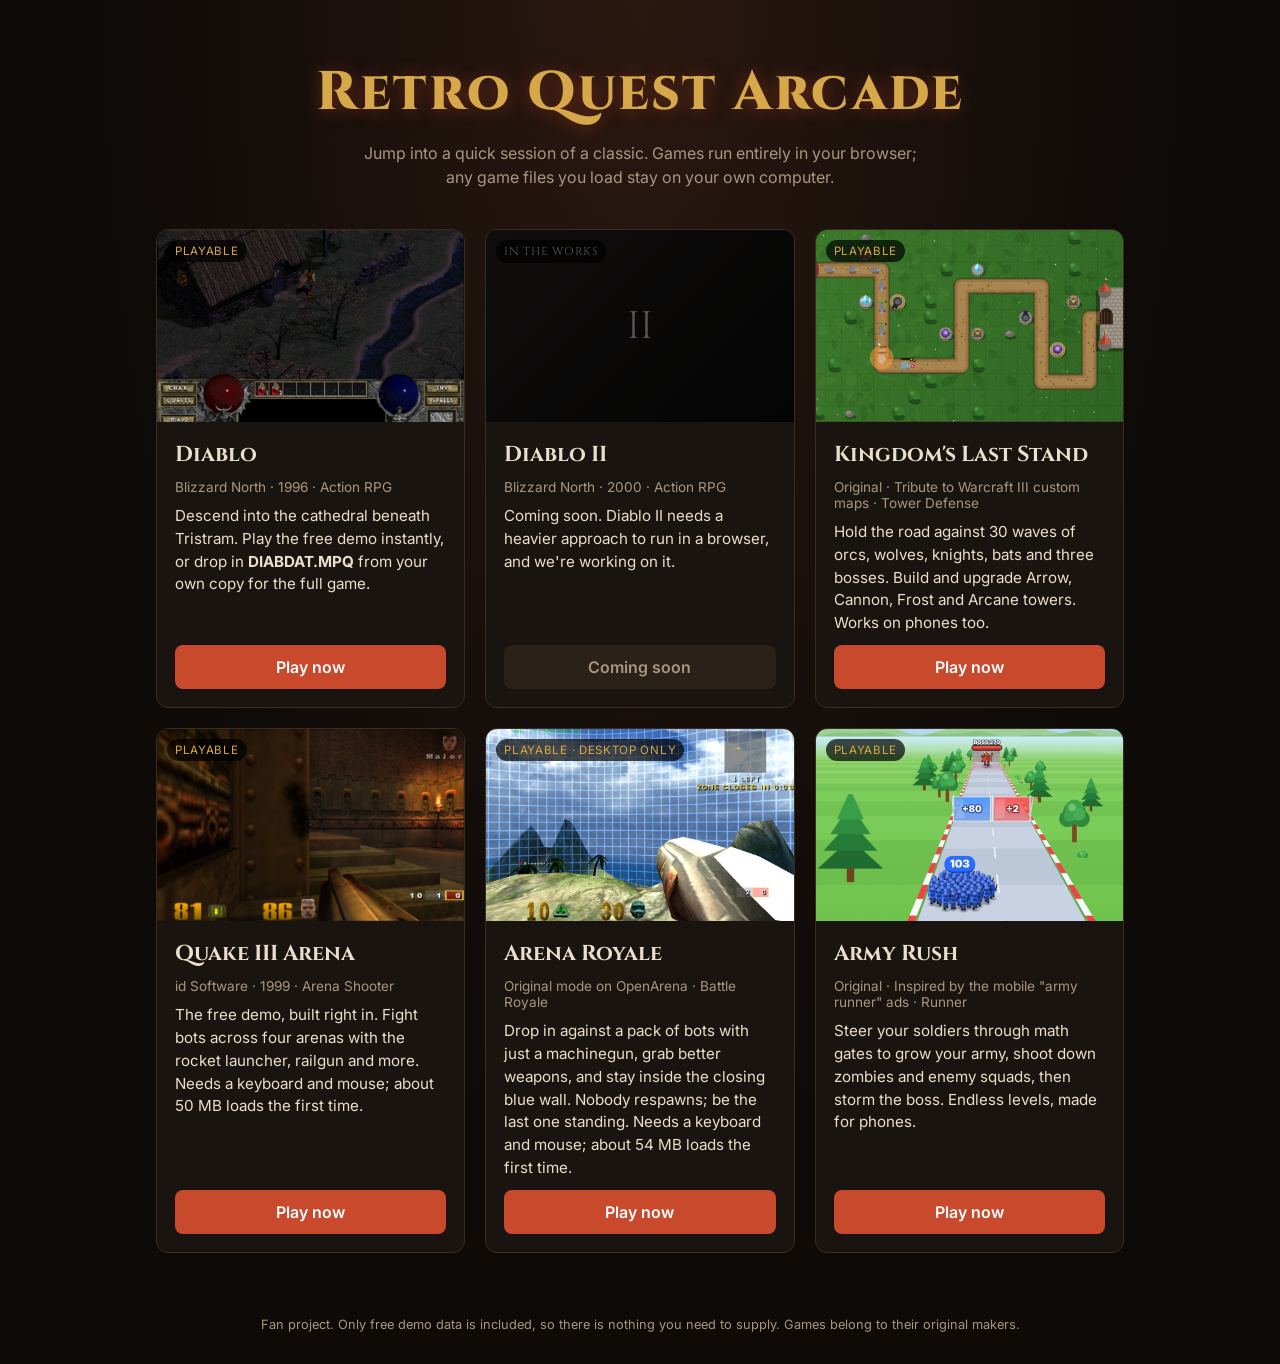
<file: index.html>
<!doctype html>
<html lang="en">
<head>
<meta charset="utf-8">
<meta name="viewport" content="width=device-width, initial-scale=1">
<title>Retro Quest Arcade</title>
<link rel="preconnect" href="https://fonts.googleapis.com">
<link href="https://fonts.googleapis.com/css2?family=Cinzel:wght@600;800&family=Inter:wght@400;600&display=swap" rel="stylesheet">
<style>
  :root { --bg:#0d0a08; --panel:#1a1410; --line:#3a2c1f; --text:#eadfcc; --muted:#a8977e; --accent:#c8492c; --gold:#d6a84a; }
  * { box-sizing: border-box; }
  body { margin:0; background:radial-gradient(ellipse at top, #2a1810 0%, var(--bg) 60%); background-color:var(--bg); color:var(--text); font-family:Inter, system-ui, sans-serif; min-height:100vh; }
  header { text-align:center; padding:56px 16px 24px; }
  h1 { font-family:Cinzel, serif; font-weight:800; font-size:clamp(2rem, 6vw, 3.4rem); margin:0; color:var(--gold); letter-spacing:.04em; text-shadow:0 2px 18px rgba(200,73,44,.45); }
  header p { color:var(--muted); max-width:560px; margin:12px auto 0; line-height:1.5; }
  main { max-width:1000px; margin:0 auto; padding:16px 16px 64px; display:grid; gap:20px; grid-template-columns:repeat(auto-fit, minmax(280px, 1fr)); }
  .card { background:var(--panel); border:1px solid var(--line); border-radius:12px; overflow:hidden; display:flex; flex-direction:column; }
  .art { aspect-ratio:16/10; background:#000 center/cover no-repeat; position:relative; }
  .art.locked { filter:grayscale(.8) brightness(.5); display:grid; place-items:center; font-family:Cinzel, serif; font-size:2.4rem; color:var(--gold); background:linear-gradient(135deg,#2b1a12,#0a0705); }
  .tag { position:absolute; top:10px; left:10px; background:rgba(0,0,0,.7); color:var(--gold); font-size:.72rem; padding:4px 8px; border-radius:20px; letter-spacing:.06em; text-transform:uppercase; }
  .body { padding:18px; display:flex; flex-direction:column; gap:10px; flex:1; }
  h2 { font-family:Cinzel, serif; margin:0; font-size:1.35rem; }
  .meta { color:var(--muted); font-size:.85rem; }
  .desc { color:var(--text); font-size:.95rem; line-height:1.5; flex:1; }
  .btn { display:block; text-align:center; padding:12px; border-radius:8px; background:var(--accent); color:#fff; font-weight:600; text-decoration:none; }
  .btn:hover { filter:brightness(1.15); }
  .btn.off { background:#2a2119; color:var(--muted); pointer-events:none; }
  footer { text-align:center; color:var(--muted); font-size:.8rem; padding:0 16px 32px; }
</style>
</head>
<body>
<header>
  <h1>Retro Quest Arcade</h1>
  <p>Jump into a quick session of a classic. Games run entirely in your browser; any game files you load stay on your own computer.</p>
</header>
<main>
  <article class="card">
    <div class="art" style="background-image:url(d1.png)"><span class="tag">Playable</span></div>
    <div class="body">
      <h2>Diablo</h2>
      <div class="meta">Blizzard North · 1996 · Action RPG</div>
      <div class="desc">Descend into the cathedral beneath Tristram. Play the free demo instantly, or drop in <b>DIABDAT.MPQ</b> from your own copy for the full game.</div>
      <a class="btn" href="diablo/">Play now</a>
    </div>
  </article>
  <article class="card">
    <div class="art locked"><span class="tag">In the works</span>II</div>
    <div class="body">
      <h2>Diablo II</h2>
      <div class="meta">Blizzard North · 2000 · Action RPG</div>
      <div class="desc">Coming soon. Diablo II needs a heavier approach to run in a browser, and we're working on it.</div>
      <a class="btn off">Coming soon</a>
    </div>
  </article>
  <article class="card">
    <div class="art" style="background-image:url(tower-defense/screenshot.png)"><span class="tag">Playable</span></div>
    <div class="body">
      <h2>Kingdom's Last Stand</h2>
      <div class="meta">Original · Tribute to Warcraft III custom maps · Tower Defense</div>
      <div class="desc">Hold the road against 30 waves of orcs, wolves, knights, bats and three bosses. Build and upgrade Arrow, Cannon, Frost and Arcane towers. Works on phones too.</div>
      <a class="btn" href="tower-defense/">Play now</a>
    </div>
  </article>
  <article class="card">
    <div class="art" style="background-image:url(q3.jpg)"><span class="tag">Playable</span></div>
    <div class="body">
      <h2>Quake III Arena</h2>
      <div class="meta">id Software · 1999 · Arena Shooter</div>
      <div class="desc">The free demo, built right in. Fight bots across four arenas with the rocket launcher, railgun and more. Needs a keyboard and mouse; about 50 MB loads the first time.</div>
      <a class="btn" href="quake3/">Play now</a>
    </div>
  </article>
  <article class="card">
    <div class="art" style="background-image:url(arena-royale.jpg)"><span class="tag">Playable · Desktop only</span></div>
    <div class="body">
      <h2>Arena Royale</h2>
      <div class="meta">Original mode on OpenArena · Battle Royale</div>
      <div class="desc">Drop in against a pack of bots with just a machinegun, grab better weapons, and stay inside the closing blue wall. Nobody respawns; be the last one standing. Needs a keyboard and mouse; about 54 MB loads the first time.</div>
      <a class="btn" href="arena-royale/">Play now</a>
    </div>
  </article>
  <article class="card">
    <div class="art" style="background-image:url(army-rush/screenshot.png)"><span class="tag">Playable</span></div>
    <div class="body">
      <h2>Army Rush</h2>
      <div class="meta">Original · Inspired by the mobile "army runner" ads · Runner</div>
      <div class="desc">Steer your soldiers through math gates to grow your army, shoot down zombies and enemy squads, then storm the boss. Endless levels, made for phones.</div>
      <a class="btn" href="army-rush/">Play now</a>
    </div>
  </article>
</main>
<footer>Fan project. Only free demo data is included, so there is nothing you need to supply. Games belong to their original makers.</footer>
</body>
</html>
</file>
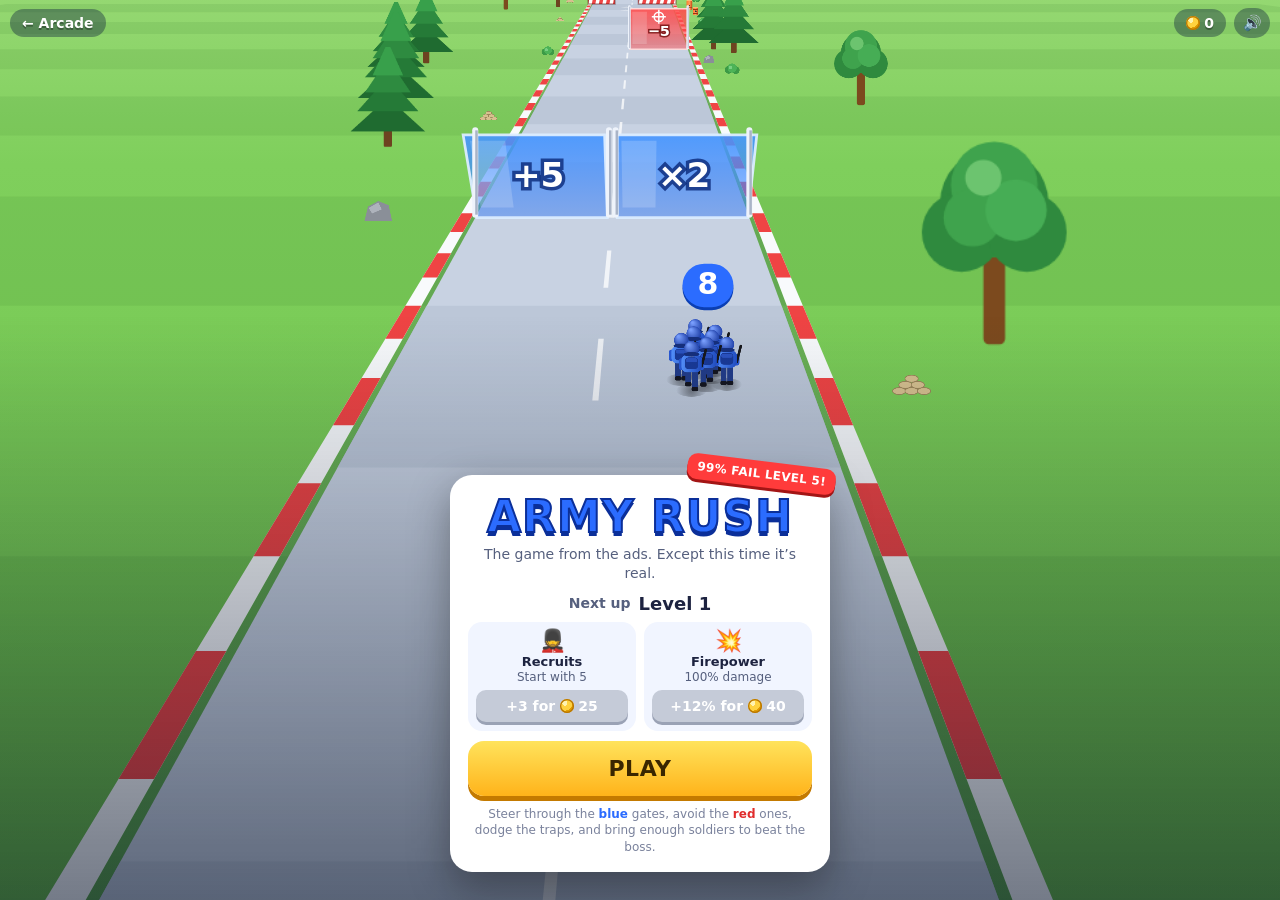
<file: army-rush/index.html>
<!doctype html>
<html lang="en">
<head>
<meta charset="utf-8">
<meta name="viewport" content="width=device-width,initial-scale=1,maximum-scale=1,user-scalable=no,viewport-fit=cover">
<meta name="theme-color" content="#4aa8ff">
<meta name="mobile-web-app-capable" content="yes">
<meta name="apple-mobile-web-app-capable" content="yes">
<meta name="apple-mobile-web-app-status-bar-style" content="black-translucent">
<meta name="apple-mobile-web-app-title" content="Army Rush">
<title>Army Rush</title>
<link rel="icon" href="data:image/svg+xml,%3Csvg xmlns='http://www.w3.org/2000/svg' viewBox='0 0 64 64'%3E%3Crect width='64' height='64' rx='14' fill='%232266ff'/%3E%3Ccircle cx='32' cy='22' r='10' fill='%23fff'/%3E%3Crect x='20' y='32' width='24' height='22' rx='8' fill='%23fff'/%3E%3C/svg%3E">
<style>
:root{--st:env(safe-area-inset-top,0px);--sb:env(safe-area-inset-bottom,0px);--font:"Arial Black","Segoe UI Black","Arial Rounded MT Bold",system-ui,-apple-system,Roboto,sans-serif}
html,body{margin:0;height:100%;overflow:hidden;background:#4aa8ff;font-family:system-ui,-apple-system,"Segoe UI",Roboto,sans-serif;touch-action:none;user-select:none;-webkit-user-select:none;-webkit-touch-callout:none;overscroll-behavior:none;-webkit-tap-highlight-color:transparent}
canvas{display:block;position:fixed;left:0;top:0}
button{font-family:inherit;-webkit-tap-highlight-color:transparent}

#hud{position:fixed;left:0;right:0;top:0;padding:calc(8px + var(--st)) 10px 0;display:flex;align-items:center;gap:8px;color:#fff;font-weight:900;font-family:var(--font);text-shadow:0 2px 0 rgba(0,0,0,.3);z-index:2;pointer-events:none}
#hud>*{pointer-events:auto}
.chip{background:rgba(10,25,60,.38);border-radius:999px;padding:7px 12px;font-size:14px;white-space:nowrap;color:#fff;text-decoration:none;line-height:1}
.ibtn{border:0;background:rgba(10,25,60,.38);color:#fff;border-radius:999px;min-width:36px;height:30px;font-size:15px;cursor:pointer;padding:0 8px;line-height:30px}
#prog{flex:1;height:12px;background:rgba(10,25,60,.32);border-radius:99px;overflow:visible;min-width:40px;position:relative;box-shadow:inset 0 1px 2px rgba(0,0,0,.25)}
#progf{height:100%;width:0;background:linear-gradient(90deg,#ffe14d,#ff9f1a);border-radius:99px}
#skull{position:absolute;right:-4px;top:-5px;font-size:15px;line-height:20px;filter:drop-shadow(0 1px 0 rgba(0,0,0,.4))}
.playonly{display:none!important}
body.playing .playonly{display:inline-block!important}
body.playing #prog.playonly{display:block!important}
body.playing .menuonly{display:none!important}
body.ended #pauseBtn{display:none!important}

#hint{position:fixed;left:50%;top:calc(52px + var(--st));transform:translate(-50%,-10px);background:rgba(10,25,60,.75);color:#fff;font-weight:800;font-size:15px;padding:10px 16px;border-radius:14px;width:max-content;max-width:calc(100% - 40px);text-align:center;opacity:0;transition:opacity .25s,transform .25s;z-index:2;pointer-events:none;line-height:1.3}
#hint.show{opacity:1;transform:translate(-50%,0)}
#banner{position:fixed;left:0;right:0;top:28%;text-align:center;font-family:var(--font);font-weight:900;font-size:min(14vw,72px);color:#fff;letter-spacing:2px;-webkit-text-stroke:3px #0b2f99;text-shadow:0 6px 0 #0b2f99;opacity:0;transform:scale(.6);transition:opacity .3s,transform .35s cubic-bezier(.2,1.6,.4,1);z-index:2;pointer-events:none}
#banner.show{opacity:1;transform:scale(1)}
#banner.red{-webkit-text-stroke-color:#8b0d0d;text-shadow:0 6px 0 #8b0d0d}
#drag{position:fixed;left:50%;bottom:calc(9% + var(--sb));transform:translateX(-50%);color:#fff;font-weight:900;font-family:var(--font);font-size:16px;text-align:center;text-shadow:0 2px 0 rgba(0,0,0,.35);opacity:0;transition:opacity .3s;pointer-events:none;z-index:2;white-space:nowrap}
#drag.show{opacity:1}
#drag .hand{display:inline-block;animation:swipe 1.2s ease-in-out infinite;font-size:34px}
@keyframes swipe{0%,100%{transform:translateX(-40px)}50%{transform:translateX(40px)}}

.overlay{position:fixed;inset:0;display:none;align-items:flex-end;justify-content:center;z-index:3;padding-bottom:calc(12px + var(--sb));background:linear-gradient(rgba(8,18,40,0) 35%,rgba(8,18,40,.55))}
.overlay.center{align-items:center;background:rgba(8,18,40,.5)}
.overlay.show{display:flex;animation:fade .25s}
@keyframes fade{from{opacity:0}to{opacity:1}}
.panel{background:#fff;border-radius:22px;padding:18px 18px 16px;max-width:380px;width:calc(100% - 24px);box-sizing:border-box;text-align:center;box-shadow:0 14px 40px rgba(0,0,0,.35);color:#1d2340;position:relative;animation:pop .35s cubic-bezier(.2,1.5,.4,1)}
@keyframes pop{from{transform:translateY(40px) scale(.95)}to{transform:none}}
.title{margin:2px 0 0;font-family:var(--font);font-size:44px;font-weight:900;line-height:1;color:#2b6cff;-webkit-text-stroke:2px #0b2f99;text-shadow:0 4px 0 #0b2f99;letter-spacing:1px}
.panel h2{margin:4px 0 2px;font-family:var(--font);font-size:34px;font-weight:900;line-height:1.05}
.sub{font-size:14px;color:#56607e;margin:6px 0 10px;line-height:1.35}
.sticker{position:absolute;top:-14px;right:-6px;background:#ff3b3b;color:#fff;font-weight:900;font-size:12px;padding:6px 10px;border-radius:10px;transform:rotate(7deg);box-shadow:0 3px 0 #a31515;font-family:var(--font);letter-spacing:.3px}
.btn{display:block;width:100%;border:0;border-radius:16px;padding:15px;font-size:22px;font-weight:900;font-family:var(--font);cursor:pointer;margin-top:10px;color:#3a2600;background:linear-gradient(#ffe35c,#ffb31a);box-shadow:0 5px 0 #c47a00;letter-spacing:.5px}
.btn:active{transform:translateY(3px);box-shadow:0 2px 0 #c47a00}
.btn.sec{color:#fff;background:linear-gradient(#5ea6ff,#2b6cff);box-shadow:0 4px 0 #0b3fb3;font-size:16px;padding:11px}
.btn.sec:active{box-shadow:0 1px 0 #0b3fb3}
.btn:disabled{filter:grayscale(1);opacity:.55}
.lvl{display:flex;justify-content:center;gap:8px;align-items:center;font-weight:800;color:#56607e;font-size:14px;margin-bottom:8px}
.lvl b{font-family:var(--font);color:#1d2340;font-size:18px}
.shop{display:flex;gap:8px;margin:6px 0 2px}
.item{flex:1;background:#f1f5ff;border-radius:14px;padding:8px 8px 9px;text-align:center}
.item .ic{font-size:22px;line-height:1}
.item .nm{font-weight:900;font-size:13px;margin-top:2px}
.item .ds{font-size:12px;color:#56607e;margin:1px 0 6px}
.buy{width:100%;border:0;border-radius:10px;padding:8px 4px;font-weight:900;font-size:14px;cursor:pointer;color:#fff;background:linear-gradient(#36c46b,#1f9d4f);box-shadow:0 3px 0 #13703a}
.buy:active{transform:translateY(2px);box-shadow:0 1px 0 #13703a}
.buy:disabled{background:#c5cbd8;box-shadow:0 3px 0 #9aa2b5;cursor:default;transform:none}
.how{font-size:12px;color:#7a829c;margin-top:10px;line-height:1.4}
@media (max-height:700px){.how{display:none}.title{font-size:36px}.sub{margin:4px 0 6px}}
.big{font-family:var(--font);font-size:50px;font-weight:900;color:#2b6cff;line-height:1.05}
.reward{display:inline-flex;align-items:center;gap:6px;background:#fff6d6;border-radius:999px;padding:6px 14px;font-weight:900;font-size:20px;color:#8a5a00;margin:6px 0 2px}
.fine{font-size:11px;color:#98a0b8;margin-top:10px}
.coin{display:inline-block;width:1em;height:1em;border-radius:50%;vertical-align:-0.15em;margin-right:.3em;background:radial-gradient(circle at 35% 30%,#fff3b0 0 18%,#ffd23f 19% 55%,#e09b00 56%);box-shadow:inset 0 0 0 .09em #b87500}
.coin.big{width:1.1em;height:1.1em;margin:0 0 0 .3em}
#loading{position:fixed;inset:0;display:none;align-items:center;justify-content:center;z-index:4;color:#fff;font-family:var(--font);font-size:22px;text-shadow:0 2px 0 rgba(0,0,0,.35);background:rgba(8,18,40,.35)}
#loading.show{display:flex}
@media (min-width:700px){.overlay{padding-bottom:28px}}
</style>
</head>
<body>
<canvas id="c"></canvas>

<div id="hud">
  <a id="back" class="chip menuonly" href="../">&#8592; Arcade</a>
  <span id="lvl" class="chip playonly">Lv 1</span>
  <div id="prog" class="playonly"><div id="progf"></div><span id="skull">&#128128;</span></div>
  <span id="coins" class="chip" style="margin-left:auto"><i class="coin"></i>0</span>
  <button id="mute" class="ibtn" aria-label="Sound on or off">&#128266;</button>
  <button id="pauseBtn" class="ibtn playonly" aria-label="Pause">&#10074;&#10074;</button>
</div>
<div id="hint"></div>
<div id="banner"></div>
<div id="drag"><span class="hand">&#128070;</span><br>Drag to steer</div>

<div id="menu" class="overlay show"><div class="panel">
  <div class="sticker">99% FAIL LEVEL 5!</div>
  <div class="title">ARMY RUSH</div>
  <div class="sub">The game from the ads. Except this time it&#8217;s real.</div>
  <div class="lvl">Next up <b id="mLevel">Level 1</b></div>
  <div class="shop">
    <div class="item"><div class="ic">&#128130;</div><div class="nm">Recruits</div><div class="ds" id="recDs">Start with 5</div><button class="buy" id="buyRec">40</button></div>
    <div class="item"><div class="ic">&#128165;</div><div class="nm">Firepower</div><div class="ds" id="fireDs">100% damage</div><button class="buy" id="buyFire">40</button></div>
  </div>
  <button id="play" class="btn">PLAY</button>
  <div class="how">Steer through the <b style="color:#2b6cff">blue</b> gates, avoid the <b style="color:#e02d2d">red</b> ones, dodge the traps, and bring enough soldiers to beat the boss.</div>
</div></div>

<div id="win" class="overlay"><div class="panel">
  <h2 style="color:#16a34a" id="winTitle">VICTORY!</h2>
  <div class="sub" style="margin:2px 0 0">Soldiers left standing</div>
  <div id="winN" class="big">0</div>
  <div class="reward">+<span id="winC">0</span><i class="coin big"></i></div>
  <button id="next" class="btn">NEXT LEVEL</button>
  <button id="upg1" class="btn sec">Upgrade your army</button>
  <div class="fine">No ads were watched to earn this reward.</div>
</div></div>

<div id="lose" class="overlay"><div class="panel">
  <h2 style="color:#e02d2d">DEFEATED</h2>
  <div id="loseWhy" class="sub">Your army was wiped out.</div>
  <div class="reward" id="loseRew">+<span id="loseC">0</span><i class="coin big"></i></div>
  <button id="retry" class="btn">TRY AGAIN</button>
  <button id="upg2" class="btn sec">Upgrade your army</button>
</div></div>

<div id="pause" class="overlay center"><div class="panel">
  <h2>PAUSED</h2>
  <button id="resume" class="btn">RESUME</button>
  <button id="restart" class="btn sec">Restart level</button>
  <button id="quit" class="btn sec">Main menu</button>
</div></div>

<div id="loading">Getting the troops ready&#8230;</div>

<script src="sim.js"></script>
<script src="game.js"></script>
</body>
</html>
</file>
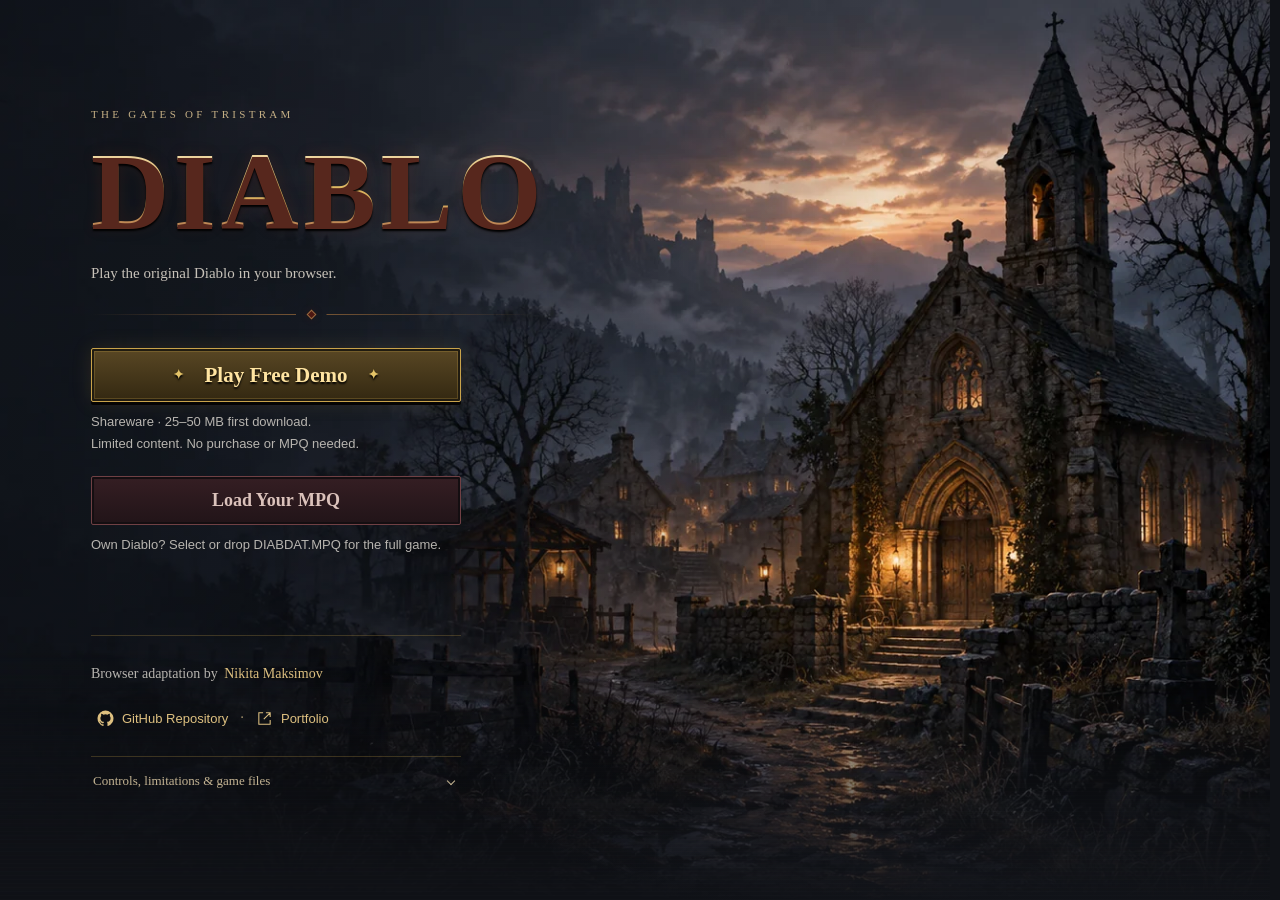
<file: diablo/index.html>
<!doctype html>
<html lang="en">
	<head>
		<meta charset="UTF-8" />
		<meta name="viewport" content="width=device-width, initial-scale=1.0" />
		<meta name="theme-color" media="(prefers-color-scheme: dark)" content="#000000" />

		<title>Diablo Web - Original Diablo in Your Browser</title>
		<meta
			name="description"
			content="Play the original Diablo in your browser. Start the free shareware demo or load your own DIABDAT.MPQ. Browser adaptation by Nikita Maksimov."
		/>
		<meta
			name="keywords"
			content="Diablo, Diablo Web, classic game, browser game, web app, play Diablo online, Diablo for browser"
		/>
		<meta name="robots" content="index, follow" />
		<meta name="author" content="Nikita Maksimov" />
		<link rel="author" href="https://github.com/JohnImril" />
		<link rel="canonical" href="https://johnimril.github.io/diablo_web/" />

		<meta property="og:type" content="website" />
		<meta property="og:url" content="https://johnimril.github.io/diablo_web/" />
		<meta property="og:title" content="Diablo Web - Original Diablo in Your Browser" />
		<meta
			property="og:description"
			content="Play the original Diablo in your browser. Free shareware demo available; full game requires your own DIABDAT.MPQ."
		/>
		<meta property="og:image" content="https://johnimril.github.io/diablo_web/og-image.png" />
		<meta property="og:image:alt" content="Screenshot of Diablo Web App" />

		<meta name="twitter:card" content="summary_large_image" />
		<meta name="twitter:url" content="https://johnimril.github.io/diablo_web/" />
		<meta name="twitter:title" content="Diablo Web - Original Diablo in Your Browser" />
		<meta
			name="twitter:description"
			content="Play the original Diablo in your browser. Free shareware demo available; full game requires your own DIABDAT.MPQ."
		/>
		<meta name="twitter:image" content="https://johnimril.github.io/diablo_web/x-image.png" />
		<meta name="twitter:image:alt" content="Original Diablo running in Diablo Web" />

		<meta name="mobile-web-app-capable" content="yes" />
		<meta name="apple-mobile-web-app-status-bar-style" content="black-translucent" />
		<meta name="apple-mobile-web-app-title" content="Diablo Web App" />
		<link rel="apple-touch-icon" href="apple-touch-icon.png" />

		<link rel="manifest" href="manifest.webmanifest" />

		<meta name="msapplication-TileColor" content="#000000" />
		<meta name="msapplication-TileImage" content="mstile-150.png" />

		<link rel="icon" href="favicon.ico" />

		<meta name="format-detection" content="telephone=no" />
		<script type="module" crossorigin src="/diablo/assets/index-B0JIPKBR.js"></script>
		<link rel="stylesheet" crossorigin href="/diablo/assets/DF09C9Yr.css">
	<link rel="manifest" href="/diablo/manifest.webmanifest"></head>
	<body>
		<div id="root"></div>
	</body>
</html>
</file>
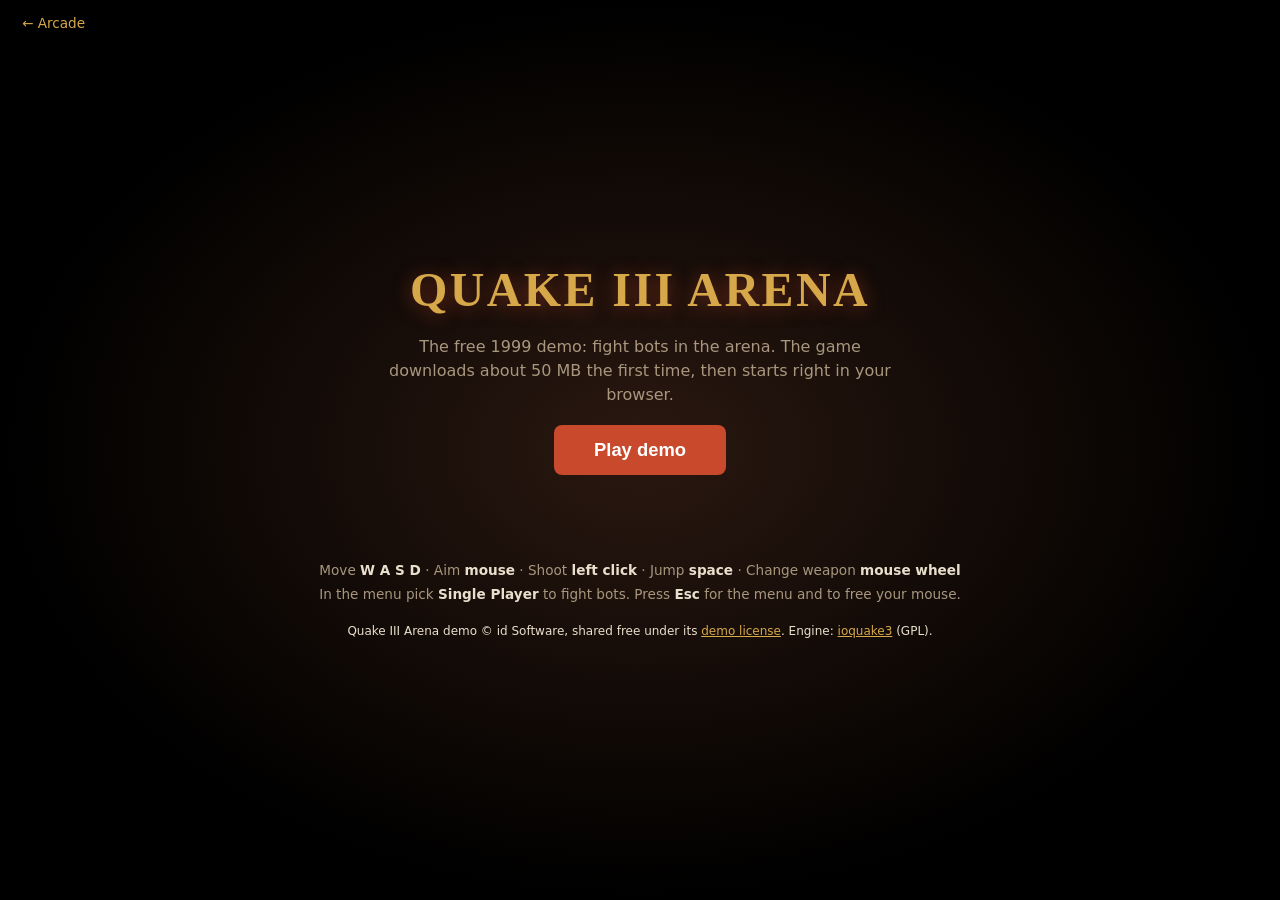
<file: quake3/index.html>
<!DOCTYPE html>
<html lang="en">
<head>
<meta charset="utf-8">
<meta name="viewport" content="width=device-width, initial-scale=1">
<title>Quake III Arena Demo · Retro Quest Arcade</title>
<style>
  :root { --bg:#0d0a08; --panel:#1a1410; --line:#3a2c1f; --text:#eadfcc; --muted:#a8977e; --accent:#c8492c; --gold:#d6a84a; }
  html, body { margin:0; padding:0; width:100%; height:100%; overflow:hidden; background:#000; color:var(--text); font-family:Inter, system-ui, sans-serif; }
  canvas { position:absolute; inset:0; z-index:1; width:100%; height:100%; object-fit:contain; display:block; }
  #start { position:absolute; inset:0; display:flex; flex-direction:column; align-items:center; justify-content:center; gap:18px; padding:16px; text-align:center;
           background:radial-gradient(ellipse at center, #2a1810 0%, #000 70%); z-index:2; }
  #start h1 { font-family:Georgia, serif; color:var(--gold); font-size:clamp(1.8rem, 5vw, 3rem); margin:0; letter-spacing:.05em; text-shadow:0 2px 18px rgba(200,73,44,.5); }
  #start p { color:var(--muted); max-width:520px; line-height:1.5; margin:0; }
  #play { font-size:1.15rem; font-weight:600; padding:14px 40px; border:0; border-radius:8px; background:var(--accent); color:#fff; cursor:pointer; }
  #play:hover { filter:brightness(1.15); }
  #play:disabled { background:#2a2119; color:var(--muted); cursor:default; }
  .bar { width:min(420px, 100%); height:10px; background:#2a2119; border-radius:6px; overflow:hidden; visibility:hidden; }
  .bar > div { height:100%; width:0; background:var(--gold); transition:width .15s; }
  #status { min-height:1.4em; font-size:.9rem; color:var(--muted); }
  .keys { font-size:.85rem; color:var(--muted); line-height:1.7; }
  .keys b { color:var(--text); }
  a { color:var(--gold); }
  #back { position:fixed; top:10px; left:12px; z-index:2147483647; font-size:.85rem; text-decoration:none; background:rgba(0,0,0,.6); padding:5px 10px; border-radius:16px; }
  #back:hover { text-decoration:underline; }
  .small { font-size:.75rem; }
</style>
</head>
<body>
<a id="back" href="../">← Arcade</a>
<canvas id="canvas" tabindex="-1"></canvas>
<div id="start">
  <h1>QUAKE III ARENA</h1>
  <p>The free 1999 demo: fight bots in the arena. The game downloads about 50 MB the first time, then starts right in your browser.</p>
  <button id="play">Play demo</button>
  <div class="bar"><div id="fill"></div></div>
  <div id="status"></div>
  <div class="keys">
    Move <b>W A S D</b> · Aim <b>mouse</b> · Shoot <b>left click</b> · Jump <b>space</b> · Change weapon <b>mouse wheel</b><br>
    In the menu pick <b>Single Player</b> to fight bots. Press <b>Esc</b> for the menu and to free your mouse.
  </div>
  <div class="small">Quake III Arena demo © id Software, shared free under its <a href="DEMO-LICENSE.txt" target="_blank">demo license</a>. Engine: <a href="https://ioquake3.org/" target="_blank">ioquake3</a> (GPL).</div>
</div>

<script type="module">
const GAME = 'demoq3';
const playBtn = document.getElementById('play');
const fill = document.getElementById('fill');
const statusEl = document.getElementById('status');
const startEl = document.getElementById('start');
const canvas = document.getElementById('canvas');

// Download a file and report how many bytes have arrived so far.
async function download(url, onBytes) {
  const res = await fetch(url);
  if (!res.ok) throw new Error(`Could not download ${url} (${res.status})`);
  if (!res.body) { const b = new Uint8Array(await res.arrayBuffer()); onBytes(b.length); return b; }
  const reader = res.body.getReader();
  const chunks = []; let got = 0;
  for (;;) {
    const { done, value } = await reader.read();
    if (done) break;
    chunks.push(value); got += value.length; onBytes(value.length);
  }
  const out = new Uint8Array(got); let off = 0;
  for (const c of chunks) { out.set(c, off); off += c.length; }
  return out;
}

async function start() {
  playBtn.disabled = true;
  playBtn.textContent = 'Loading…';
  document.querySelector('.bar').style.visibility = 'visible';
  try {
    const config = await (await fetch('ioquake3-config.json')).json();
    const files = config[GAME].files;
    // Ask the server for sizes so the progress bar is accurate.
    const sizes = await Promise.all(files.map(f => fetch(f.src, { method: 'HEAD' })
      .then(r => Number(r.headers.get('content-length')) || 0).catch(() => 0)));
    const total = sizes.reduce((a, b) => a + b, 0) || 47000000;
    let done = 0;
    const tick = n => {
      done += n;
      const pct = Math.min(100, Math.round(done / total * 100));
      fill.style.width = pct + '%';
      statusEl.textContent = `Downloading game data… ${(done / 1048576).toFixed(0)} of ${(total / 1048576).toFixed(0)} MB`;
    };
    const blobs = [];
    for (const f of files) blobs.push(await download(f.src, tick));

    statusEl.textContent = 'Starting the engine…';
    const ioquake3 = (await import('./ioquake3.js')).default;
    const args = `
      +set sv_pure 0
      +set net_enabled 0
      +set r_mode -2
      +set r_fullscreen 0
      +set com_basegame ${GAME}
    `.trim().split(/\s+/);
    await ioquake3({
      canvas,
      arguments: args,
      locateFile: file => './' + file,
      preRun: [module => {
        files.forEach((f, i) => {
          const name = f.src.match(/[^/]+$/)[0];
          module.FS.mkdirTree(f.dst);
          module.FS.writeFile(`${f.dst}/${name}`, blobs[i]);
        });
      }],
    });
    startEl.style.display = 'none';
    canvas.focus();
  } catch (err) {
    console.error(err);
    statusEl.textContent = 'Something went wrong loading the game: ' + err.message;
    playBtn.disabled = false;
    playBtn.textContent = 'Try again';
  }
}
playBtn.addEventListener('click', start);
// The running game swallows normal clicks, so leave on press instead.
document.getElementById('back').addEventListener('pointerdown', e => {
  e.preventDefault(); e.stopPropagation();
  if (document.pointerLockElement) document.exitPointerLock();
  location.href = '../';
}, true);
</script>
</body>
</html>
</file>
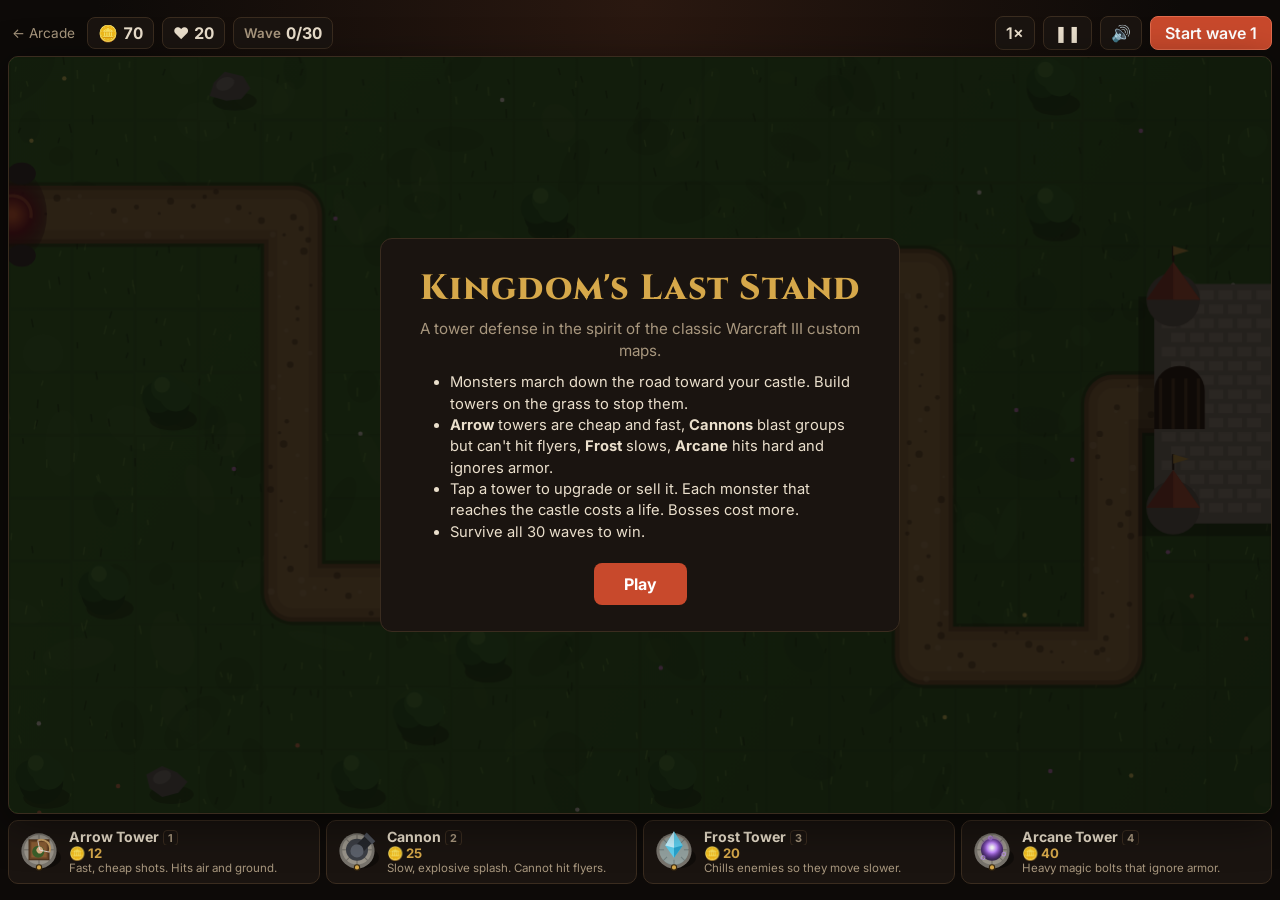
<file: tower-defense/index.html>
<!doctype html>
<html lang="en">
<head>
<meta charset="utf-8">
<meta name="viewport" content="width=device-width, initial-scale=1, viewport-fit=cover">
<meta name="theme-color" content="#0d0a08">
<title>Kingdom's Last Stand</title>
<link rel="preconnect" href="https://fonts.googleapis.com">
<link href="https://fonts.googleapis.com/css2?family=Cinzel:wght@600;800&family=Inter:wght@400;600;700&display=swap" rel="stylesheet">
<style>
  :root { --bg:#0d0a08; --panel:#1a1410; --panel2:#231a13; --line:#3a2c1f; --text:#eadfcc; --muted:#a8977e; --accent:#c8492c; --gold:#d6a84a; --good:#7cc56a; --bad:#e0573f; color-scheme:dark; }
  * { box-sizing:border-box; -webkit-tap-highlight-color:transparent; }
  html, body { margin:0; height:100%; background:var(--bg); color:var(--text); font-family:Inter, system-ui, sans-serif; overflow:hidden; }
  body { background:radial-gradient(ellipse at top, #2a1810 0%, var(--bg) 60%); background-color:var(--bg); }
  button { font:inherit; color:inherit; }
  #app { height:100%; display:flex; flex-direction:column; align-items:center; justify-content:center; padding:6px 8px calc(6px + env(safe-area-inset-bottom)); gap:6px; }
  #hud { width:var(--w); display:flex; align-items:center; gap:8px; flex-wrap:wrap; }
  .stat { display:flex; align-items:center; gap:5px; background:var(--panel); border:1px solid var(--line); border-radius:8px; padding:5px 10px; font-weight:700; font-variant-numeric:tabular-nums; }
  .stat small { color:var(--muted); font-weight:600; }
  .ico { font-size:1rem; line-height:1; }
  #hud .spacer { flex:1; }
  .hbtn { background:var(--panel); border:1px solid var(--line); border-radius:8px; padding:6px 10px; cursor:pointer; min-width:38px; font-weight:600; }
  .hbtn:hover { border-color:var(--gold); }
  #waveBtn { background:var(--accent); border-color:#e06a4c; color:#fff; padding:6px 14px; }
  #waveBtn:disabled { background:var(--panel2); border-color:var(--line); color:var(--muted); cursor:default; }
  #back { color:var(--muted); text-decoration:none; font-size:.85rem; padding:6px 4px; }
  #back:hover { color:var(--gold); }
  #stage { position:relative; width:var(--w); aspect-ratio:5/3; border-radius:10px; overflow:hidden; border:1px solid var(--line); box-shadow:0 10px 40px rgba(0,0,0,.5); touch-action:manipulation; }
  canvas { display:block; width:100%; height:100%; cursor:pointer; }
  #banner { position:absolute; left:50%; top:16%; transform:translateX(-50%); font-family:Cinzel, serif; font-weight:800; font-size:clamp(1rem, 4vw, 2.2rem); color:var(--gold); text-shadow:0 2px 12px #000, 0 0 4px #000; pointer-events:none; opacity:0; transition:opacity .4s; white-space:nowrap; }
  #banner.show { opacity:1; }
  #hint { position:absolute; left:50%; bottom:8px; transform:translateX(-50%); background:rgba(0,0,0,.72); color:var(--text); padding:5px 12px; border-radius:20px; font-size:.82rem; pointer-events:none; opacity:0; transition:opacity .25s; white-space:nowrap; }
  #hint.show { opacity:1; }
  #overlay { position:absolute; inset:0; background:rgba(8,6,4,.78); display:flex; align-items:center; justify-content:center; padding:12px; }
  #overlay.hide { display:none; }
  .card { background:var(--panel); border:1px solid var(--line); border-radius:12px; padding:clamp(14px, 3vw, 26px); max-width:520px; width:100%; text-align:center; max-height:100%; overflow:auto; }
  .card h1 { font-family:Cinzel, serif; font-weight:800; color:var(--gold); margin:0 0 6px; font-size:clamp(1.3rem, 4.5vw, 2.2rem); letter-spacing:.03em; }
  .card p { color:var(--muted); margin:6px 0; line-height:1.45; font-size:clamp(.8rem, 2.2vw, .95rem); }
  .card ul { text-align:left; color:var(--text); margin:10px auto; padding-left:20px; max-width:420px; font-size:clamp(.78rem, 2.2vw, .92rem); line-height:1.45; }
  .big { display:inline-block; margin-top:10px; padding:11px 30px; border-radius:8px; background:var(--accent); color:#fff; font-weight:700; border:0; cursor:pointer; font-size:1rem; }
  .big:hover { filter:brightness(1.15); }
  #dock { width:var(--w); display:flex; gap:6px; min-height:64px; }
  .tbtn { flex:1; display:flex; align-items:center; gap:8px; background:var(--panel); border:1px solid var(--line); border-radius:10px; padding:5px 8px; cursor:pointer; text-align:left; min-width:0; }
  .tbtn:hover { border-color:var(--gold); }
  .tbtn.sel { border-color:var(--gold); background:#2d2216; box-shadow:inset 0 0 0 1px var(--gold); }
  .tbtn.poor { opacity:.5; }
  .tbtn canvas { width:44px; height:44px; flex:none; }
  .tbtn .nm { font-weight:700; font-size:.88rem; white-space:nowrap; overflow:hidden; text-overflow:ellipsis; }
  .tbtn .cost { color:var(--gold); font-weight:700; font-size:.82rem; }
  .tbtn .bl { color:var(--muted); font-size:.72rem; line-height:1.25; }
  .key { color:var(--muted); font-size:.68rem; border:1px solid var(--line); border-radius:4px; padding:0 4px; margin-left:4px; }
  #info { flex:1; display:flex; align-items:center; gap:10px; background:var(--panel); border:1px solid var(--line); border-radius:10px; padding:6px 10px; }
  #info canvas { width:48px; height:48px; flex:none; }
  #info .txt { flex:1; min-width:0; }
  #info .nm { font-weight:700; }
  #info .st { color:var(--muted); font-size:.8rem; }
  #info .st b { color:var(--text); }
  #info .up { color:var(--good); }
  .abtn { border-radius:8px; padding:8px 12px; border:1px solid var(--line); background:var(--panel2); cursor:pointer; font-weight:700; white-space:nowrap; }
  .abtn.go { background:#2f5a24; border-color:#4c8a3a; }
  .abtn.go:disabled { background:var(--panel2); border-color:var(--line); color:var(--muted); cursor:default; }
  .abtn.sell { background:#5a2a1f; border-color:#8a4232; }
  .hide { display:none !important; }
  /* Phones held sideways: board on the left, controls in a column on the right */
  body.side #app { display:grid; grid-template-columns:var(--w) 170px; grid-template-rows:auto 1fr; grid-template-areas:"stage hud" "stage dock"; justify-content:center; align-items:start; padding:6px 8px; }
  body.side #stage { grid-area:stage; }
  body.side #hud { grid-area:hud; width:170px; gap:4px; }
  body.side #hud .spacer { display:none; }
  body.side #waveBtn { width:100%; }
  body.side #dock { grid-area:dock; width:170px; flex-direction:column; min-height:0; }
  body.side .tbtn { flex:none; flex-direction:row; text-align:left; padding:3px 6px; gap:6px; }
  body.side .tbtn canvas { width:30px; height:30px; }
  body.side .tbtn .bl, body.side .key { display:none; }
  body.side .tbtn .nm { font-size:.78rem; }
  body.side #info { flex-direction:column; align-items:stretch; text-align:center; gap:5px; padding:6px; }
  body.side #info canvas { align-self:center; }
  body.side #info .st { font-size:.72rem; }
  body.side .abtn { padding:6px; font-size:.8rem; }
  body.side .stat { padding:3px 6px; font-size:.8rem; }
  body.side .hbtn { padding:4px 6px; min-width:30px; font-size:.85rem; }
  @media (max-width:640px) {
    .tbtn { flex-direction:column; gap:2px; text-align:center; padding:4px; }
    .tbtn canvas { width:34px; height:34px; }
    .tbtn .bl, .key { display:none; }
    .tbtn .nm { font-size:.74rem; }
    .stat { padding:4px 7px; font-size:.85rem; }
    .hbtn { padding:5px 8px; min-width:32px; }
    #info { flex-wrap:wrap; gap:6px; }
    #info .txt { flex-basis:calc(100% - 50px); }
    #info .abtn.go, #info .abtn.sell { flex:1; }
    #info canvas { width:36px; height:36px; }
    .abtn { padding:7px 9px; font-size:.85rem; }
    #back span { display:none; }
  }
</style>
</head>
<body>
<div id="app">
  <div id="hud">
    <a id="back" href="../" title="Back to the arcade">&larr; <span>Arcade</span></a>
    <div class="stat" title="Gold"><span class="ico">🪙</span><span id="gold">0</span></div>
    <div class="stat" title="Lives"><span class="ico">❤️</span><span id="lives">20</span></div>
    <div class="stat" title="Wave"><small>Wave</small><span id="wave">0/30</span></div>
    <div class="spacer"></div>
    <button class="hbtn" id="speedBtn" title="Game speed (F)">1×</button>
    <button class="hbtn" id="pauseBtn" title="Pause (P)">❚❚</button>
    <button class="hbtn" id="soundBtn" title="Sound (M)">🔊</button>
    <button class="hbtn" id="waveBtn" title="Send the next wave (Space)">Start wave 1</button>
  </div>
  <div id="stage">
    <canvas id="cv"></canvas>
    <div id="banner"></div>
    <div id="hint"></div>
    <div id="overlay">
      <div class="card" id="card"></div>
    </div>
  </div>
  <div id="dock">
    <div id="picker" style="display:contents"></div>
    <div id="info" class="hide"></div>
  </div>
</div>
<script src="core.js"></script>
<script src="ui.js"></script>
</body>
</html>
</file>
<file: diablo/assets/DF09C9Yr.css>
.save-list{text-align:center;margin:0;font-size:15px}.save-list::backdrop{background:var(--d1-ink-mid)}.save-list__items:empty{display:none}.save-list__items{border:1px solid var(--d1-gold-mid);text-align:left;background:linear-gradient(180deg, var(--d1-white-faint), var(--d1-ink-soft)), linear-gradient(var(--d1-save-list-bg-top), var(--d1-save-list-bg-bot));border-radius:2px;margin-top:8px;overflow:hidden}.save-list__item{background:linear-gradient(180deg, var(--d1-white-faint), var(--d1-ink-soft)), linear-gradient(var(--d1-save-list-item-bg-top), var(--d1-save-list-item-bg-bot));border-bottom:1px solid var(--d1-gold-faint);justify-content:space-between;align-items:center;gap:8px;padding:8px 10px;transition:background .15s,filter .12s;display:flex}.save-list__item:last-child{border-bottom:0}.save-list__item-info{flex-direction:column;min-width:0;display:flex}.save-list__item-name{letter-spacing:.2px;font-weight:600}.save-list__player-info{color:var(--d1-text-muted);overflow-wrap:break-word;opacity:.95;font-size:14px}.save-list__buttons{gap:10px;display:flex}.save-list__button{width:11em;margin:12px auto 0;font-size:18px;line-height:1.25;display:block}@media (width<=560px){.save-list{padding:12px}.save-list__button{width:100%;font-size:20px}.save-list__item{padding:8px}}@media (prefers-reduced-motion:reduce){.save-list__button{transition:none}}.save-list__item{background:#181b23;gap:16px;padding:12px 16px}.save-list__item:hover{background:#262b36}.save-list__item-name{color:#dec080;overflow-wrap:anywhere}.save-list__player-info{font:13px/1.65 Arial,sans-serif}.save-list__buttons{flex-shrink:0;gap:8px}@media (width<=400px){.save-list__item{flex-wrap:wrap}.save-list__buttons{margin-left:auto}}.loading-component{text-align:center}.loading-component__text{color:#dec080;text-shadow:none;font:24px/1.4 Palatino Linotype,Georgia,serif;display:inline-block}.loading-component__progress{margin-top:24px}.compress-mpq{text-align:center;color:var(--d1-ivory);font-size:15px}.compress-mpq__description,.compress-mpq__message{color:var(--d1-ivory-dim);margin:12px 0;font-family:Arial,sans-serif;line-height:1.45}.compress-mpq__button{-webkit-user-select:none;user-select:none;width:11em;margin:12px auto 0;font-size:18px;line-height:1.25;display:block}@media (width<=560px){.compress-mpq{padding:12px}.compress-mpq__button{width:100%;font-size:20px}}@media (prefers-reduced-motion:reduce){.compress-mpq__button{transition:none}}.error-component__header{color:#dec080;margin-bottom:.5em;font:600 24px/1.3 Palatino Linotype,Georgia,serif}.error-component__body{background:var(--d1-ink-muted);overflow-wrap:anywhere;white-space:pre-wrap;text-align:left;border:1px solid var(--d1-ruby-mid);box-shadow:inset 0 0 6px var(--d1-ink-strong);color:var(--d1-ruby-light);border-radius:2px;padding:8px 10px;font-family:monospace;font-size:13px}.error-component__footer{margin-top:.8em;font-size:.9em}.error-component__save-wrapper{margin-top:.8em}.start-screen{z-index:1;isolation:isolate;box-sizing:border-box;pointer-events:auto;color:#d3cec5;text-align:left;scrollbar-gutter:stable;background:#101217;width:100%;height:100%;font:15px/1.55 Georgia,Times New Roman,serif;position:fixed;inset:0;overflow-y:auto}.start-screen__scenery{pointer-events:none;z-index:0;background:radial-gradient(620px 460px at 80% 300px,#74534625,#0000 80%),repeating-linear-gradient(0deg,#ffffff02 0 1px,#0000 1px 4px);position:absolute;inset:0}.start-screen__atmosphere{background:linear-gradient(90deg,#1012177a,#0000 70%),url(/diablo/assets/CO6bhA8Q.webp) 100%/cover no-repeat;width:100%;height:100svh;position:absolute;inset:0 0 auto;-webkit-mask-image:linear-gradient(#000 0 72%,#0000 100%);mask-image:linear-gradient(#000 0 72%,#0000 100%)}.start-screen__layout{box-sizing:border-box;background:radial-gradient(900px 660px at 78% 280px,#262b36,#101217);width:100%;min-height:100%;padding:clamp(48px,10svh,108px) max(32px,50% - 544px) 40px;position:relative}.start-screen__menu{z-index:1;width:min(440px,46%);min-width:0;padding:16px 0;position:relative}.start-screen__eyebrow{color:#c3ae84;letter-spacing:.3em;text-transform:uppercase;margin:0 0 8px;font-size:11px}.start-screen__title{letter-spacing:.045em;text-transform:uppercase;color:#e4c367;text-shadow:0 2px #57271d,0 4px 2px #000,0 0 16px #a73c1926;margin:0;font-family:Palatino Linotype,Book Antiqua,Georgia,serif;font-size:clamp(68px,8.5vw,108px);font-weight:700;line-height:1.12}@supports ((-webkit-background-clip:text) or (background-clip:text)){.start-screen__title{color:#0000;background:linear-gradient(#f4e3b4 15%,#e4c367 48%,#b57c55 85%);-webkit-background-clip:text;background-clip:text}}.start-screen__description{color:#c7c2b9;margin:10px 0 0;font-size:15px}.start-screen__divider{align-items:center;gap:12px;width:100%;margin:26px 0 30px;display:flex}.start-screen__divider:before,.start-screen__divider:after{content:"";background:linear-gradient(90deg,#0000,#745333);flex:1;height:1px}.start-screen__divider:after{transform:rotate(180deg)}.start-screen__divider span{background:#4d1711;border:1px solid #976d42;width:7px;height:7px;transform:rotate(45deg);box-shadow:0 0 8px #801d1433}.start-screen__actions{max-width:370px;margin:0}.start-screen__button{box-sizing:border-box;cursor:pointer;border-radius:2px;justify-content:center;align-items:center;gap:20px;width:100%;min-height:54px;padding:12px 18px;font:600 21px/1.25 Georgia,Times New Roman,serif;transition:border-color .15s,background-color .15s,box-shadow .15s;display:flex}.start-screen__button--primary{color:#ffe4a1;text-shadow:0 2px 2px #000;background:linear-gradient(#594724,#332811);border:1px solid #c9a34a;box-shadow:inset 0 0 0 2px #201b10,inset 0 0 0 3px #c9a34a40,0 3px #050403,0 0 20px #c9a34a26}.start-screen__button--primary:hover:not(:disabled){background:linear-gradient(#6b542a,#403016);border-color:#efd081;box-shadow:inset 0 0 0 2px #201b10,inset 0 0 0 3px #b9955744,0 3px #050403,0 0 20px #a5752338}.start-screen__sigil{color:#e4c367;font-size:13px}.start-screen__button--secondary{color:#dbc2bb;background:linear-gradient(#351e23,#211418);border:1px solid #704044;min-height:48px;margin-top:22px;font-size:18px;box-shadow:inset 0 0 0 2px #140e11}.start-screen__button--secondary:hover:not(:disabled){color:#ecd0c6;background:linear-gradient(#46272d,#2d191e);border-color:#a25b60}.start-screen__button:active:not(:disabled){transform:translateY(1px);box-shadow:inset 0 2px 8px #0008}.start-screen__hint{color:#b7b4af;margin:9px 0 0;font:13px/1.65 Arial,sans-serif}.start-screen__demo-status{display:grid}.start-screen__demo-status>span{grid-area:1/1}.start-screen__saves-slot{min-height:54px}.start-screen__saves{min-height:44px;font:inherit;margin-top:10px;padding:8px 16px}.start-screen__credits{border-top:1px solid var(--d1-gold-soft);max-width:370px;margin-top:26px;padding-top:16px}.start-screen__credit{color:#b7b4af;margin:0;font-size:14px}.start-screen a{color:#dec080;text-decoration:none}.start-screen__credit a{align-items:center;min-height:44px;padding:0 3px;display:inline-flex}.start-screen__links{flex-wrap:wrap;justify-content:flex-start;align-items:center;gap:6px;display:flex}.start-screen__links a{justify-content:center;align-items:center;gap:8px;min-height:44px;padding:0 6px;font:13px Arial,sans-serif;display:inline-flex}.start-screen__links svg{flex:none;width:17px;height:17px}.start-screen__link-divider{color:#a3916b}.start-screen a:hover{color:#f2d99d;text-underline-offset:4px;text-decoration:underline}.start-screen__details{border-top:1px solid var(--d1-gold-soft);text-align:left;max-width:370px;margin-top:16px}.start-screen__details summary{box-sizing:border-box;cursor:pointer;color:#c4b493;justify-content:space-between;align-items:center;gap:12px;min-height:48px;padding:4px 2px;font-size:13px;list-style:none;display:flex}.start-screen__details summary::-webkit-details-marker{display:none}.start-screen__details summary:hover{color:#ecd0c6}.start-screen__chevron{border-bottom:1px solid;border-right:1px solid;flex:none;width:6px;height:6px;margin-right:5px;transform:rotate(45deg)}.start-screen__details[open] .start-screen__chevron{transform:rotate(225deg)}.start-screen__information{border-top:1px solid #393736;grid-template-columns:1fr;gap:16px;padding:16px 2px 8px;display:grid}.start-screen__information h2{color:#dec080;margin:0 0 6px;font-size:14px;font-weight:400}.start-screen__information p{color:#c0bbb4;margin:0 0 10px;font:13px/1.75 Arial,sans-serif}.start-screen__information a{align-items:center;min-height:44px;padding:0 4px;display:inline-flex}.start-screen__game-files{grid-column:1/-1}.start-screen__utility{color:#dec080;cursor:pointer;text-align:left;background:0 0;border:none;align-items:center;gap:10px;min-height:44px;padding:8px 0;font:13px/1.6 Arial,sans-serif;display:inline-flex}.start-screen__utility:hover:not(:disabled){color:#f2d99d;text-underline-offset:4px;text-decoration:underline}.start-screen :is(button,a,summary):focus-visible{outline-offset:3px;outline:2px solid #e4c367}.start-screen button:disabled{opacity:.45;cursor:wait}@media (width<=740px){.start-screen__layout{padding:32px 28px 20px}.start-screen__menu{text-align:center;width:min(400px,100%);margin:0 auto;padding:34px 0 0}.start-screen__atmosphere{background:linear-gradient(#10121799,#101217dd),url(/diablo/assets/CO6bhA8Q.webp) 80%/cover no-repeat}.start-screen__header{text-shadow:0 2px 8px #101217}.start-screen__actions,.start-screen__credits,.start-screen__details{margin-left:auto;margin-right:auto}.start-screen__title{letter-spacing:.04em;font-size:clamp(54px,17vw,84px)}.start-screen__description{font-size:13px}.start-screen__divider{margin:26px auto 30px}.start-screen__button{gap:16px;font-size:20px}.start-screen__button--secondary{font-size:18px}.start-screen__credits{margin-top:22px}.start-screen__links a{padding:0 6px}.start-screen__links{justify-content:center}.start-screen__information{grid-template-columns:1fr;gap:12px}}@media (height<=540px) and (width>=741px){.start-screen__layout{padding-top:24px}}@media (forced-colors:active){.start-screen__title{color:canvastext;text-shadow:none;background:0 0}.start-screen__scenery{display:none}}@media (prefers-reduced-motion:reduce){.start-screen__button{transition:none}}:root{--d1-black:#101217;--d1-iron:#393736;--d1-ruby:#704044;--d1-ruby-bright:#a25b60;--d1-ruby-light:#ecd0c6;--d1-gold:#c9a34a;--d1-gold-bright:#e4c367;--d1-gold-dim:#8f7440;--d1-ember:#ff8a2a;--d1-pitch:#000;--d1-ivory-soft:#d3cec5;--d1-ivory:#d3cec5;--d1-ivory-dim:#c7c2b9;--d1-text-muted:#b7b4af;--d1-ui-steel:#c4b493;--d1-shadow:#000000a6;--d1-shadow-deep:#000000d9;--d1-ink-faint:#0000002e;--d1-ink-soft:#00000047;--d1-ink-muted:#00000073;--d1-ink-mid:#0009;--d1-ink-strong:#000c;--d1-ink-deep:#000000e6;--d1-white-faint:#ffffff05;--d1-gold-faint:#c9a34a1f;--d1-gold-soft:#c9a34a40;--d1-gold-mid:#c9a34a73;--d1-gold-strong:#c9a34a8c;--d1-gold-glow:#e4c36740;--d1-ruby-faint:#c51a1a24;--d1-ruby-soft:#c51a1a38;--d1-ruby-mid:#c51a1a59;--d1-ruby-strong:#c51a1a80;--d1-fire-faint:#ff78280d;--d1-fire-soft:#ff84282e;--d1-fire-mid:#ff84284d;--d1-fire-strong:#ff84286b;--d1-flame-soft:#ff3c282e;--d1-ember-faint:#ffb4500d;--d1-ember-glow:#ffc8780a;--d1-frame-faint:#e9af4814;--d1-frame-soft:#e9af482e;--d1-frame-mid:#e9af4840;--d1-frame-strong:#e9af4880;--d1-panel-bg-top:#262b36;--d1-panel-bg-mid:#181b23;--d1-panel-bg-bot:#101217;--d1-panel-ruby-bg-top:#1a0b0b;--d1-panel-ruby-bg-mid:#0d0000;--d1-panel-ruby-bg-bot:#130000;--d1-button-bg-top:#2a2a2a;--d1-button-bg-bot:#151515;--d1-button-gold-bg-top:#2a2a1a;--d1-button-gold-bg-bot:#15150d;--d1-button-ruby-bg-top:#2a1515;--d1-button-ruby-bg-bot:#150d0d;--d1-button-text:#f1e6c8;--d1-app-drop-bg-top:#0d0d0d;--d1-app-drop-bg-mid:#0d0b08;--d1-app-drop-bg-bot:#0e0e0e;--d1-save-list-bg-top:#181818;--d1-save-list-bg-bot:#131313;--d1-save-list-item-bg-top:#1a1a1a;--d1-save-list-item-bg-bot:#141414;--d1-save-list-item-hover-bg-top:#202020;--d1-save-list-item-hover-bg-bot:#161616;--bevel:2px;--slot-radius:10%}.u-center-abs{position:fixed;top:50%;left:50%;transform:translate(-50%,-50%)}.u-modal{pointer-events:auto;width:min(640px,100% - 40px);max-width:none;max-height:calc(100svh - 40px);overflow-y:auto}.u-scrollbar-gold::-webkit-scrollbar{width:10px}.u-scrollbar-gold::-webkit-scrollbar-track{background:var(--d1-black)}.u-scrollbar-gold::-webkit-scrollbar-thumb{background:linear-gradient(var(--d1-ui-steel), var(--d1-iron));border:1px solid var(--d1-gold-soft);border-radius:6px}.text-gold{color:var(--d1-gold-bright);text-shadow:0 0 6px var(--d1-gold-glow)}.text-ruby{color:var(--d1-ruby-bright)}.d1-panel{border-radius:var(--bevel);color:var(--d1-ivory);text-align:center;background:radial-gradient(at 100% 0,#262b36,#101217 80%);border:1px solid #745333;padding:clamp(20px,4vw,36px);font:15px/1.55 Georgia,Times New Roman,serif;box-shadow:inset 0 0 0 2px #101217,0 16px 48px #0006}.d1-panel--ruby{border-color:#704044}.d1-panel h2{color:#dec080;margin-bottom:16px;font:600 24px/1.3 Palatino Linotype,Georgia,serif}.d1-btn{color:#dbc2bb;cursor:pointer;-webkit-user-select:none;user-select:none;background:linear-gradient(#351e23,#211418);border:1px solid #704044;border-radius:2px;justify-content:center;align-items:center;gap:8px;min-height:48px;padding:12px 18px;font:600 18px/1.25 Georgia,Times New Roman,serif;transition:border-color .15s,background-color .15s,box-shadow .15s;display:inline-flex;box-shadow:inset 0 0 0 2px #140e11}.d1-btn:hover:not(:disabled){color:#ecd0c6;background:linear-gradient(#46272d,#2d191e);border-color:#a25b60}.d1-btn--gold{color:#ffe4a1;text-shadow:0 2px 2px #000;background:linear-gradient(#594724,#332811);border-color:#c9a34a;box-shadow:inset 0 0 0 2px #201b10,inset 0 0 0 3px #c9a34a40,0 3px #050403,0 0 20px #c9a34a26}.d1-btn--gold:hover:not(:disabled){color:#ffe4a1;background:linear-gradient(#6b542a,#403016);border-color:#efd081}.d1-btn--ruby{color:#ecd0c6;border-color:#a25b60}.d1-btn:active:not(:disabled){transform:translateY(1px);box-shadow:inset 0 2px 8px #0008}.d1-btn:disabled{opacity:.45;cursor:wait}.d1-iconbtn{flex:none;width:44px;min-height:44px;padding:0}.d1-link{color:#dec080;min-height:44px;font:inherit;cursor:pointer;background:0 0;border:none;align-items:center;padding:0 4px;text-decoration:none;display:inline-flex}.d1-link:hover{color:#f2d99d;text-underline-offset:4px;text-decoration:underline}:is(.d1-btn,.d1-link):focus-visible{outline-offset:3px;outline:2px solid #e4c367}.d1-progress{appearance:none;accent-color:#c9a34a;background:#101217;border:1px solid #745333;border-radius:2px;width:100%;height:14px;display:block;overflow:hidden}.d1-progress::-webkit-progress-bar{background:#101217}.d1-progress::-webkit-progress-value{background:linear-gradient(#e4c367,#8f7440)}.d1-progress::-moz-progress-bar{background:linear-gradient(#e4c367,#8f7440)}@keyframes d1-pulse{0%,to{text-shadow:0 0 3px var(--d1-frame-soft), 0 0 6px var(--d1-fire-soft), 0 0 12px var(--d1-ruby-faint)}35%,65%{text-shadow:0 0 4px var(--d1-frame-mid), 0 0 10px var(--d1-fire-mid), 0 0 18px var(--d1-ruby-faint)}50%{text-shadow:0 0 6px var(--d1-frame-mid), 0 0 14px var(--d1-fire-strong), 0 0 26px var(--d1-ruby-soft), 0 0 38px var(--d1-ruby-faint)}}@keyframes d1-pulse-btn{0%,to{box-shadow:inset 0 0 0 2px var(--d1-ink-mid), 0 0 10px var(--d1-ruby-soft)}50%{box-shadow:inset 0 0 0 2px var(--d1-ink-mid), 0 0 16px var(--d1-ruby-mid)}}@media (prefers-reduced-motion:reduce){.d1-btn,.d1-link{transition:none}}@media (width<=740px),(pointer:coarse){:is(.start-screen,.u-modal,.app__update-notice,.app__save-backups){scrollbar-width:thin;scrollbar-color:#74533380 transparent;scrollbar-gutter:auto}:is(.start-screen,.u-modal,.app__update-notice,.app__save-backups)::-webkit-scrollbar{width:4px;height:4px}:is(.start-screen,.u-modal,.app__update-notice,.app__save-backups)::-webkit-scrollbar-track{background:0 0}:is(.start-screen,.u-modal,.app__update-notice,.app__save-backups)::-webkit-scrollbar-thumb{background:#74533380;border:none;border-radius:2px}}body,#root,.app{color:var(--d1-ivory-soft);background-color:var(--d1-pitch);position:absolute;inset:0;overflow:hidden}.app--dropping{background:radial-gradient(60% 80% at 80% 20%, var(--d1-fire-faint), transparent 55%), radial-gradient(80% 100% at 20% 80%, var(--d1-fire-faint), transparent 55%), linear-gradient(var(--d1-app-drop-bg-top), var(--d1-app-drop-bg-mid) 40%, var(--d1-app-drop-bg-bot) 100%)}.app__body,.app__body-v{width:133.333vh;height:auto;position:absolute;top:0;bottom:0;left:calc(50% - 66.6667vh)}.app__body .app__inner{position:absolute;inset:0}@media (aspect-ratio<=640/480){.app__body{width:auto;height:75vw;top:calc(50% - 37.5vw);left:0;right:0}.app__body-v{width:auto;left:0;right:0}}.app__body-v{pointer-events:none}@media (aspect-ratio>=3){.app--keyboard .app__body .app__inner{width:75vw;height:56.25vw;position:absolute;top:50%;left:50%;transform:translate(-50%,-70%)}}.app canvas{cursor:none;visibility:hidden;background:radial-gradient(120% 100% at 50% 10%, var(--d1-ember-glow), transparent 60%);width:100%;height:100%}.app--started canvas{visibility:visible}.app__keyboard{pointer-events:auto;color:#0000;z-index:100;cursor:none;opacity:0;caret-color:#0000;background:0 0;border:none;outline:none;display:block;position:absolute}.app__keyboard::selection{color:#0000;background:0 0}.app--keyboard .app__keyboard{opacity:1}.app__touch-ui{pointer-events:none;width:25vh;display:none;position:absolute;top:0;bottom:0}.app--touch .app__touch-ui{display:block}.app--touch.app--keyboard .app__touch-ui{display:none}.app__touch-ui .app__touch-button{pointer-events:auto;border-radius:var(--bevel);background-color:var(--d1-ui-steel);background-blend-mode:color;position:absolute;left:50%;transform:translate(-50%,-50%);-webkit-mask-size:100% 100%;mask-size:100% 100%}.app__touch-ui .app__touch-button:active{transform:translate(-50%,-48%)scale(.98)}.app__touch-ui .app__touch-button--active{animation:1.8s ease-in-out infinite d1-pulse-btn}.app__touch-ui--mods{left:0}.app__touch-ui--belt{right:0}.app__touch-ui--fkeys-left{height:35vh;top:auto;bottom:0;left:0}.app__touch-ui--fkeys-right{height:35vh;inset:auto 0 0 auto}.app__touch-ui--mods .app__touch-button{border-radius:10vh;width:15vh;height:15vh}.app__touch-ui--belt .app__touch-button{border-radius:var(--slot-radius);width:12vh;height:12vh;font-size:1vh;overflow:hidden}.app__touch-ui--belt .app__touch-button canvas{width:90%;height:90%;position:absolute;top:5%;left:5%}.app__touch-ui--belt .app__touch-button:after{content:"";border-radius:var(--slot-radius);box-shadow:inset 0 0 1em 1.5em var(--d1-pitch);position:absolute;inset:0}.app__touch-ui--fkeys-left .app__touch-button,.app__touch-ui--fkeys-right .app__touch-button{width:15vh;height:15vh;position:absolute;left:50%}.app__touch-ui .app__touch-button--0{top:15vh}.app__touch-ui .app__touch-button--1{top:35vh}.app__touch-ui .app__touch-button--2{top:55vh}.app__touch-ui .app__touch-button--3,.app__touch-ui .app__touch-button--4{top:70vh}.app__touch-ui .app__touch-button--5,.app__touch-ui .app__touch-button--6{top:85vh}.app__touch-ui--mods .app__touch-button--0{-webkit-mask-image:url([data-uri]);mask-image:url([data-uri])}.app__touch-ui--mods .app__touch-button--1{-webkit-mask-image:url([data-uri]);mask-image:url([data-uri])}.app__touch-ui--mods .app__touch-button--2{-webkit-mask-image:url([data-uri]);mask-image:url([data-uri])}.app__touch-ui--mods .app__touch-button--3{-webkit-mask-image:url("data:image/svg+xml,%3c?xml%20version='1.0'%20encoding='UTF-8'?%3e%3csvg%20baseProfile='tiny-ps'%20version='1.2'%20viewBox='0%200%20128%20128'%20xmlns='http://www.w3.org/2000/svg'%3e%3cstyle%3e.shp0{fill:%23000}%3c/style%3e%3cpath%20class='shp0'%20d='M26.6%2059.8h-3.82V38.3c0-6.87%207.57-16.9%2018.62-16.9%2011.2%200%2019.6.2%2019.6.2v3.62S49%2025%2041.5%2025c-6.82%200-14.7%206.68-14.7%2013.2%200%201.28-.2%2021.6-.2%2021.6z'/%3e%3cpath%20class='shp0'%20d='M101.6%2059.8h3.82V38.3c0-6.87-6.37-16.9-17.42-16.9-11.2%200-27.24.2-27.24.2l-.16%203.62S82.08%2025%2087.9%2025c6.82%200%2013.5%206.68%2013.5%2013.2%200%201.28.2%2021.6.2%2021.6z'/%3e%3cpath%20class='shp0'%20d='M26.42%2059.4H22.6v30.1c0%206.87%207.57%2016.9%2018.62%2016.9%2011.2%200%2019.6-.2%2019.6-.2v-3.62s-12%20.22-19.5.22c-6.82%200-14.7-6.68-14.7-13.2%200-1.28-.2-30.2-.2-30.2z'/%3e%3cpath%20class='shp0'%20d='M101.42%2059.6h3.82v29.9c0%206.87-6.36%2016.9-17.42%2016.9-11.2%200-27.24-.2-27.24-.2l-.16-3.62s21.48.22%2027.3.22c6.83%200%2013.5-6.68%2013.5-13.2%200-1.28.2-30%20.2-30z'/%3e%3cpath%20class='shp0'%20d='M61.4%2048.99v-3.96H43.61V83h4.72V65.92h11.71v-3.96H48.33V48.99H61.4zm22.73%2025.44v-5.86c0-6.02-3.69-8.46-8.95-8.46h-1.69V49.1h9.82v-4.07H68.88v19.15h6.57c2.33%200%203.96%201.52%203.96%203.9v6.89c0%202.77-1.25%203.96-4.02%203.96h-7.05V83h6.56c6.51%200%209.23-2.6%209.23-8.57z'/%3e%3c/svg%3e");mask-image:url("data:image/svg+xml,%3c?xml%20version='1.0'%20encoding='UTF-8'?%3e%3csvg%20baseProfile='tiny-ps'%20version='1.2'%20viewBox='0%200%20128%20128'%20xmlns='http://www.w3.org/2000/svg'%3e%3cstyle%3e.shp0{fill:%23000}%3c/style%3e%3cpath%20class='shp0'%20d='M26.6%2059.8h-3.82V38.3c0-6.87%207.57-16.9%2018.62-16.9%2011.2%200%2019.6.2%2019.6.2v3.62S49%2025%2041.5%2025c-6.82%200-14.7%206.68-14.7%2013.2%200%201.28-.2%2021.6-.2%2021.6z'/%3e%3cpath%20class='shp0'%20d='M101.6%2059.8h3.82V38.3c0-6.87-6.37-16.9-17.42-16.9-11.2%200-27.24.2-27.24.2l-.16%203.62S82.08%2025%2087.9%2025c6.82%200%2013.5%206.68%2013.5%2013.2%200%201.28.2%2021.6.2%2021.6z'/%3e%3cpath%20class='shp0'%20d='M26.42%2059.4H22.6v30.1c0%206.87%207.57%2016.9%2018.62%2016.9%2011.2%200%2019.6-.2%2019.6-.2v-3.62s-12%20.22-19.5.22c-6.82%200-14.7-6.68-14.7-13.2%200-1.28-.2-30.2-.2-30.2z'/%3e%3cpath%20class='shp0'%20d='M101.42%2059.6h3.82v29.9c0%206.87-6.36%2016.9-17.42%2016.9-11.2%200-27.24-.2-27.24-.2l-.16-3.62s21.48.22%2027.3.22c6.83%200%2013.5-6.68%2013.5-13.2%200-1.28.2-30%20.2-30z'/%3e%3cpath%20class='shp0'%20d='M61.4%2048.99v-3.96H43.61V83h4.72V65.92h11.71v-3.96H48.33V48.99H61.4zm22.73%2025.44v-5.86c0-6.02-3.69-8.46-8.95-8.46h-1.69V49.1h9.82v-4.07H68.88v19.15h6.57c2.33%200%203.96%201.52%203.96%203.9v6.89c0%202.77-1.25%203.96-4.02%203.96h-7.05V83h6.56c6.51%200%209.23-2.6%209.23-8.57z'/%3e%3c/svg%3e")}.app__touch-ui--mods .app__touch-button--4{-webkit-mask-image:url("data:image/svg+xml,%3c?xml%20version='1.0'%20encoding='UTF-8'?%3e%3csvg%20baseProfile='tiny-ps'%20version='1.2'%20viewBox='0%200%20128%20128'%20xmlns='http://www.w3.org/2000/svg'%3e%3cstyle%3e.shp0{fill:%23000}%3c/style%3e%3cpath%20class='shp0'%20d='M26.6%2059.8h-3.82V38.3c0-6.87%207.57-16.9%2018.62-16.9%2011.2%200%2019.6.2%2019.6.2v3.62S49%2025%2041.5%2025c-6.82%200-14.7%206.68-14.7%2013.2%200%201.28-.2%2021.6-.2%2021.6z'/%3e%3cpath%20class='shp0'%20d='M101.6%2059.8h3.82V38.3c0-6.87-6.37-16.9-17.42-16.9-11.2%200-27.24.2-27.24.2l-.16%203.62S82.08%2025%2087.9%2025c6.82%200%2013.5%206.68%2013.5%2013.2%200%201.28.2%2021.6.2%2021.6z'/%3e%3cpath%20class='shp0'%20d='M26.42%2059.4H22.6v30.1c0%206.87%207.57%2016.9%2018.62%2016.9%2011.2%200%2019.6-.2%2019.6-.2v-3.62s-12%20.22-19.5.22c-6.82%200-14.7-6.68-14.7-13.2%200-1.28-.2-30.2-.2-30.2z'/%3e%3cpath%20class='shp0'%20d='M101.42%2059.6h3.82v29.9c0%206.87-6.36%2016.9-17.42%2016.9-11.2%200-27.24-.2-27.24-.2l-.16-3.62s21.48.22%2027.3.22c6.83%200%2013.5-6.68%2013.5-13.2%200-1.28.2-30%20.2-30z'/%3e%3cpath%20class='shp0'%20d='M48.33%2048.99v12.97h11.71v3.96H48.33V83h-4.72V45.03H61.4v3.96H48.33zM77.24%2083h-1.36c-4.61%200-8.57-3.04-8.57-9.22V54.25c0-6.18%203.42-9.22%209.66-9.22h6.23v4.13h-6.78c-2.71%200-4.5%201.89-4.5%204.06v5.92h4.77c6.13%200%209.12%202.49%209.12%208.67v5.97c0%206.18-3.96%209.22-8.57%209.22zm-5.32-19.8v11.61c0%202.17%201.52%204.12%204.23%204.12h.82c2.71%200%204.23-1.95%204.23-4.12v-8.03c0-2.17-1.25-3.58-3.96-3.58h-5.32z'%20fill-rule='evenodd'/%3e%3c/svg%3e");mask-image:url("data:image/svg+xml,%3c?xml%20version='1.0'%20encoding='UTF-8'?%3e%3csvg%20baseProfile='tiny-ps'%20version='1.2'%20viewBox='0%200%20128%20128'%20xmlns='http://www.w3.org/2000/svg'%3e%3cstyle%3e.shp0{fill:%23000}%3c/style%3e%3cpath%20class='shp0'%20d='M26.6%2059.8h-3.82V38.3c0-6.87%207.57-16.9%2018.62-16.9%2011.2%200%2019.6.2%2019.6.2v3.62S49%2025%2041.5%2025c-6.82%200-14.7%206.68-14.7%2013.2%200%201.28-.2%2021.6-.2%2021.6z'/%3e%3cpath%20class='shp0'%20d='M101.6%2059.8h3.82V38.3c0-6.87-6.37-16.9-17.42-16.9-11.2%200-27.24.2-27.24.2l-.16%203.62S82.08%2025%2087.9%2025c6.82%200%2013.5%206.68%2013.5%2013.2%200%201.28.2%2021.6.2%2021.6z'/%3e%3cpath%20class='shp0'%20d='M26.42%2059.4H22.6v30.1c0%206.87%207.57%2016.9%2018.62%2016.9%2011.2%200%2019.6-.2%2019.6-.2v-3.62s-12%20.22-19.5.22c-6.82%200-14.7-6.68-14.7-13.2%200-1.28-.2-30.2-.2-30.2z'/%3e%3cpath%20class='shp0'%20d='M101.42%2059.6h3.82v29.9c0%206.87-6.36%2016.9-17.42%2016.9-11.2%200-27.24-.2-27.24-.2l-.16-3.62s21.48.22%2027.3.22c6.83%200%2013.5-6.68%2013.5-13.2%200-1.28.2-30%20.2-30z'/%3e%3cpath%20class='shp0'%20d='M48.33%2048.99v12.97h11.71v3.96H48.33V83h-4.72V45.03H61.4v3.96H48.33zM77.24%2083h-1.36c-4.61%200-8.57-3.04-8.57-9.22V54.25c0-6.18%203.42-9.22%209.66-9.22h6.23v4.13h-6.78c-2.71%200-4.5%201.89-4.5%204.06v5.92h4.77c6.13%200%209.12%202.49%209.12%208.67v5.97c0%206.18-3.96%209.22-8.57%209.22zm-5.32-19.8v11.61c0%202.17%201.52%204.12%204.23%204.12h.82c2.71%200%204.23-1.95%204.23-4.12v-8.03c0-2.17-1.25-3.58-3.96-3.58h-5.32z'%20fill-rule='evenodd'/%3e%3c/svg%3e")}.app__touch-ui--fkeys-left .app__touch-button--3,.app__touch-ui--fkeys-right .app__touch-button--5{top:0;transform:translate(-50%)}.app__touch-ui--fkeys-left .app__touch-button--4,.app__touch-ui--fkeys-right .app__touch-button--6{top:60%}.app__touch-ui--fkeys-left .app__touch-button--3{-webkit-mask-image:url("data:image/svg+xml,%3c?xml%20version='1.0'%20encoding='UTF-8'?%3e%3csvg%20baseProfile='tiny-ps'%20version='1.2'%20viewBox='0%200%20128%20128'%20xmlns='http://www.w3.org/2000/svg'%3e%3cstyle%3e.shp0{fill:%23000}%3c/style%3e%3cpath%20class='shp0'%20d='M26.6%2059.8h-3.82V38.3c0-6.87%207.57-16.9%2018.62-16.9%2011.2%200%2019.6.2%2019.6.2v3.62S49%2025%2041.5%2025c-6.82%200-14.7%206.68-14.7%2013.2%200%201.28-.2%2021.6-.2%2021.6z'/%3e%3cpath%20class='shp0'%20d='M101.6%2059.8h3.82V38.3c0-6.87-6.37-16.9-17.42-16.9-11.2%200-27.24.2-27.24.2l-.16%203.62S82.08%2025%2087.9%2025c6.82%200%2013.5%206.68%2013.5%2013.2%200%201.28.2%2021.6.2%2021.6z'/%3e%3cpath%20class='shp0'%20d='M26.42%2059.4H22.6v30.1c0%206.87%207.57%2016.9%2018.62%2016.9%2011.2%200%2019.6-.2%2019.6-.2v-3.62s-12%20.22-19.5.22c-6.82%200-14.7-6.68-14.7-13.2%200-1.28-.2-30.2-.2-30.2z'/%3e%3cpath%20class='shp0'%20d='M101.42%2059.6h3.82v29.9c0%206.87-6.36%2016.9-17.42%2016.9-11.2%200-27.24-.2-27.24-.2l-.16-3.62s21.48.22%2027.3.22c6.83%200%2013.5-6.68%2013.5-13.2%200-1.28.2-30%20.2-30z'/%3e%3cpath%20class='shp0'%20d='M61.4%2048.99v-3.96H43.61V83h4.72V65.92h11.71v-3.96H48.33V48.99H61.4zm22.73%2025.44v-5.86c0-6.02-3.69-8.46-8.95-8.46h-1.69V49.1h9.82v-4.07H68.88v19.15h6.57c2.33%200%203.96%201.52%203.96%203.9v6.89c0%202.77-1.25%203.96-4.02%203.96h-7.05V83h6.56c6.51%200%209.23-2.6%209.23-8.57z'/%3e%3c/svg%3e");mask-image:url("data:image/svg+xml,%3c?xml%20version='1.0'%20encoding='UTF-8'?%3e%3csvg%20baseProfile='tiny-ps'%20version='1.2'%20viewBox='0%200%20128%20128'%20xmlns='http://www.w3.org/2000/svg'%3e%3cstyle%3e.shp0{fill:%23000}%3c/style%3e%3cpath%20class='shp0'%20d='M26.6%2059.8h-3.82V38.3c0-6.87%207.57-16.9%2018.62-16.9%2011.2%200%2019.6.2%2019.6.2v3.62S49%2025%2041.5%2025c-6.82%200-14.7%206.68-14.7%2013.2%200%201.28-.2%2021.6-.2%2021.6z'/%3e%3cpath%20class='shp0'%20d='M101.6%2059.8h3.82V38.3c0-6.87-6.37-16.9-17.42-16.9-11.2%200-27.24.2-27.24.2l-.16%203.62S82.08%2025%2087.9%2025c6.82%200%2013.5%206.68%2013.5%2013.2%200%201.28.2%2021.6.2%2021.6z'/%3e%3cpath%20class='shp0'%20d='M26.42%2059.4H22.6v30.1c0%206.87%207.57%2016.9%2018.62%2016.9%2011.2%200%2019.6-.2%2019.6-.2v-3.62s-12%20.22-19.5.22c-6.82%200-14.7-6.68-14.7-13.2%200-1.28-.2-30.2-.2-30.2z'/%3e%3cpath%20class='shp0'%20d='M101.42%2059.6h3.82v29.9c0%206.87-6.36%2016.9-17.42%2016.9-11.2%200-27.24-.2-27.24-.2l-.16-3.62s21.48.22%2027.3.22c6.83%200%2013.5-6.68%2013.5-13.2%200-1.28.2-30%20.2-30z'/%3e%3cpath%20class='shp0'%20d='M61.4%2048.99v-3.96H43.61V83h4.72V65.92h11.71v-3.96H48.33V48.99H61.4zm22.73%2025.44v-5.86c0-6.02-3.69-8.46-8.95-8.46h-1.69V49.1h9.82v-4.07H68.88v19.15h6.57c2.33%200%203.96%201.52%203.96%203.9v6.89c0%202.77-1.25%203.96-4.02%203.96h-7.05V83h6.56c6.51%200%209.23-2.6%209.23-8.57z'/%3e%3c/svg%3e")}.app__touch-ui--fkeys-left .app__touch-button--4{-webkit-mask-image:url("data:image/svg+xml,%3c?xml%20version='1.0'%20encoding='UTF-8'?%3e%3csvg%20baseProfile='tiny-ps'%20version='1.2'%20viewBox='0%200%20128%20128'%20xmlns='http://www.w3.org/2000/svg'%3e%3cstyle%3e.shp0{fill:%23000}%3c/style%3e%3cpath%20class='shp0'%20d='M26.6%2059.8h-3.82V38.3c0-6.87%207.57-16.9%2018.62-16.9%2011.2%200%2019.6.2%2019.6.2v3.62S49%2025%2041.5%2025c-6.82%200-14.7%206.68-14.7%2013.2%200%201.28-.2%2021.6-.2%2021.6z'/%3e%3cpath%20class='shp0'%20d='M101.6%2059.8h3.82V38.3c0-6.87-6.37-16.9-17.42-16.9-11.2%200-27.24.2-27.24.2l-.16%203.62S82.08%2025%2087.9%2025c6.82%200%2013.5%206.68%2013.5%2013.2%200%201.28.2%2021.6.2%2021.6z'/%3e%3cpath%20class='shp0'%20d='M26.42%2059.4H22.6v30.1c0%206.87%207.57%2016.9%2018.62%2016.9%2011.2%200%2019.6-.2%2019.6-.2v-3.62s-12%20.22-19.5.22c-6.82%200-14.7-6.68-14.7-13.2%200-1.28-.2-30.2-.2-30.2z'/%3e%3cpath%20class='shp0'%20d='M101.42%2059.6h3.82v29.9c0%206.87-6.36%2016.9-17.42%2016.9-11.2%200-27.24-.2-27.24-.2l-.16-3.62s21.48.22%2027.3.22c6.83%200%2013.5-6.68%2013.5-13.2%200-1.28.2-30%20.2-30z'/%3e%3cpath%20class='shp0'%20d='M48.33%2048.99v12.97h11.71v3.96H48.33V83h-4.72V45.03H61.4v3.96H48.33zM77.24%2083h-1.36c-4.61%200-8.57-3.04-8.57-9.22V54.25c0-6.18%203.42-9.22%209.66-9.22h6.23v4.13h-6.78c-2.71%200-4.5%201.89-4.5%204.06v5.92h4.77c6.13%200%209.12%202.49%209.12%208.67v5.97c0%206.18-3.96%209.22-8.57%209.22zm-5.32-19.8v11.61c0%202.17%201.52%204.12%204.23%204.12h.82c2.71%200%204.23-1.95%204.23-4.12v-8.03c0-2.17-1.25-3.58-3.96-3.58h-5.32z'%20fill-rule='evenodd'/%3e%3c/svg%3e");mask-image:url("data:image/svg+xml,%3c?xml%20version='1.0'%20encoding='UTF-8'?%3e%3csvg%20baseProfile='tiny-ps'%20version='1.2'%20viewBox='0%200%20128%20128'%20xmlns='http://www.w3.org/2000/svg'%3e%3cstyle%3e.shp0{fill:%23000}%3c/style%3e%3cpath%20class='shp0'%20d='M26.6%2059.8h-3.82V38.3c0-6.87%207.57-16.9%2018.62-16.9%2011.2%200%2019.6.2%2019.6.2v3.62S49%2025%2041.5%2025c-6.82%200-14.7%206.68-14.7%2013.2%200%201.28-.2%2021.6-.2%2021.6z'/%3e%3cpath%20class='shp0'%20d='M101.6%2059.8h3.82V38.3c0-6.87-6.37-16.9-17.42-16.9-11.2%200-27.24.2-27.24.2l-.16%203.62S82.08%2025%2087.9%2025c6.82%200%2013.5%206.68%2013.5%2013.2%200%201.28.2%2021.6.2%2021.6z'/%3e%3cpath%20class='shp0'%20d='M26.42%2059.4H22.6v30.1c0%206.87%207.57%2016.9%2018.62%2016.9%2011.2%200%2019.6-.2%2019.6-.2v-3.62s-12%20.22-19.5.22c-6.82%200-14.7-6.68-14.7-13.2%200-1.28-.2-30.2-.2-30.2z'/%3e%3cpath%20class='shp0'%20d='M101.42%2059.6h3.82v29.9c0%206.87-6.36%2016.9-17.42%2016.9-11.2%200-27.24-.2-27.24-.2l-.16-3.62s21.48.22%2027.3.22c6.83%200%2013.5-6.68%2013.5-13.2%200-1.28.2-30%20.2-30z'/%3e%3cpath%20class='shp0'%20d='M48.33%2048.99v12.97h11.71v3.96H48.33V83h-4.72V45.03H61.4v3.96H48.33zM77.24%2083h-1.36c-4.61%200-8.57-3.04-8.57-9.22V54.25c0-6.18%203.42-9.22%209.66-9.22h6.23v4.13h-6.78c-2.71%200-4.5%201.89-4.5%204.06v5.92h4.77c6.13%200%209.12%202.49%209.12%208.67v5.97c0%206.18-3.96%209.22-8.57%209.22zm-5.32-19.8v11.61c0%202.17%201.52%204.12%204.23%204.12h.82c2.71%200%204.23-1.95%204.23-4.12v-8.03c0-2.17-1.25-3.58-3.96-3.58h-5.32z'%20fill-rule='evenodd'/%3e%3c/svg%3e")}.app__touch-ui--fkeys-right .app__touch-button--5{-webkit-mask-image:url("data:image/svg+xml,%3c?xml%20version='1.0'%20encoding='UTF-8'?%3e%3csvg%20baseProfile='tiny-ps'%20version='1.2'%20viewBox='0%200%20128%20128'%20xmlns='http://www.w3.org/2000/svg'%3e%3cstyle%3e.shp0{fill:%23000}%3c/style%3e%3cpath%20class='shp0'%20d='M26.6%2059.8h-3.82V38.3c0-6.87%207.57-16.9%2018.62-16.9%2011.2%200%2019.6.2%2019.6.2v3.62S49%2025%2041.5%2025c-6.82%200-14.7%206.68-14.7%2013.2%200%201.28-.2%2021.6-.2%2021.6z'/%3e%3cpath%20class='shp0'%20d='M101.6%2059.8h3.82V38.3c0-6.87-6.37-16.9-17.42-16.9-11.2%200-27.24.2-27.24.2l-.16%203.62S82.08%2025%2087.9%2025c6.82%200%2013.5%206.68%2013.5%2013.2%200%201.28.2%2021.6.2%2021.6z'/%3e%3cpath%20class='shp0'%20d='M26.42%2059.4H22.6v30.1c0%206.87%207.57%2016.9%2018.62%2016.9%2011.2%200%2019.6-.2%2019.6-.2v-3.62s-12%20.22-19.5.22c-6.82%200-14.7-6.68-14.7-13.2%200-1.28-.2-30.2-.2-30.2z'/%3e%3cpath%20class='shp0'%20d='M101.42%2059.6h3.82v29.9c0%206.87-6.36%2016.9-17.42%2016.9-11.2%200-27.24-.2-27.24-.2l-.16-3.62s21.48.22%2027.3.22c6.83%200%2013.5-6.68%2013.5-13.2%200-1.28.2-30%20.2-30z'/%3e%3cpath%20class='shp0'%20d='M61.4%2048.99v-3.96H43.61V83h4.72V65.92h11.71v-3.96H48.33V48.99H61.4zm22.67%201.31v-5.27H67.53v4.07h12.04L70.51%2083h4.83l8.73-32.7z'/%3e%3c/svg%3e");mask-image:url("data:image/svg+xml,%3c?xml%20version='1.0'%20encoding='UTF-8'?%3e%3csvg%20baseProfile='tiny-ps'%20version='1.2'%20viewBox='0%200%20128%20128'%20xmlns='http://www.w3.org/2000/svg'%3e%3cstyle%3e.shp0{fill:%23000}%3c/style%3e%3cpath%20class='shp0'%20d='M26.6%2059.8h-3.82V38.3c0-6.87%207.57-16.9%2018.62-16.9%2011.2%200%2019.6.2%2019.6.2v3.62S49%2025%2041.5%2025c-6.82%200-14.7%206.68-14.7%2013.2%200%201.28-.2%2021.6-.2%2021.6z'/%3e%3cpath%20class='shp0'%20d='M101.6%2059.8h3.82V38.3c0-6.87-6.37-16.9-17.42-16.9-11.2%200-27.24.2-27.24.2l-.16%203.62S82.08%2025%2087.9%2025c6.82%200%2013.5%206.68%2013.5%2013.2%200%201.28.2%2021.6.2%2021.6z'/%3e%3cpath%20class='shp0'%20d='M26.42%2059.4H22.6v30.1c0%206.87%207.57%2016.9%2018.62%2016.9%2011.2%200%2019.6-.2%2019.6-.2v-3.62s-12%20.22-19.5.22c-6.82%200-14.7-6.68-14.7-13.2%200-1.28-.2-30.2-.2-30.2z'/%3e%3cpath%20class='shp0'%20d='M101.42%2059.6h3.82v29.9c0%206.87-6.36%2016.9-17.42%2016.9-11.2%200-27.24-.2-27.24-.2l-.16-3.62s21.48.22%2027.3.22c6.83%200%2013.5-6.68%2013.5-13.2%200-1.28.2-30%20.2-30z'/%3e%3cpath%20class='shp0'%20d='M61.4%2048.99v-3.96H43.61V83h4.72V65.92h11.71v-3.96H48.33V48.99H61.4zm22.67%201.31v-5.27H67.53v4.07h12.04L70.51%2083h4.83l8.73-32.7z'/%3e%3c/svg%3e")}.app__touch-ui--fkeys-right .app__touch-button--6{-webkit-mask-image:url("data:image/svg+xml,%3c?xml%20version='1.0'%20encoding='UTF-8'?%3e%3csvg%20baseProfile='tiny-ps'%20version='1.2'%20viewBox='0%200%20128%20128'%20xmlns='http://www.w3.org/2000/svg'%3e%3cstyle%3e.shp0{fill:%23000}%3c/style%3e%3cpath%20class='shp0'%20d='M26.6%2059.8h-3.82V38.3c0-6.87%207.57-16.9%2018.62-16.9%2011.2%200%2019.6.2%2019.6.2v3.62S49%2025%2041.5%2025c-6.82%200-14.7%206.68-14.7%2013.2%200%201.28-.2%2021.6-.2%2021.6z'/%3e%3cpath%20class='shp0'%20d='M101.6%2059.8h3.82V38.3c0-6.87-6.37-16.9-17.42-16.9-11.2%200-27.24.2-27.24.2l-.16%203.62S82.08%2025%2087.9%2025c6.82%200%2013.5%206.68%2013.5%2013.2%200%201.28.2%2021.6.2%2021.6z'/%3e%3cpath%20class='shp0'%20d='M26.42%2059.4H22.6v30.1c0%206.87%207.57%2016.9%2018.62%2016.9%2011.2%200%2019.6-.2%2019.6-.2v-3.62s-12%20.22-19.5.22c-6.82%200-14.7-6.68-14.7-13.2%200-1.28-.2-30.2-.2-30.2z'/%3e%3cpath%20class='shp0'%20d='M101.42%2059.6h3.82v29.9c0%206.87-6.36%2016.9-17.42%2016.9-11.2%200-27.24-.2-27.24-.2l-.16-3.62s21.48.22%2027.3.22c6.83%200%2013.5-6.68%2013.5-13.2%200-1.28.2-30%20.2-30z'/%3e%3cpath%20class='shp0'%20d='M48.33%2048.99v12.97h11.71v3.96H48.33V83h-4.72V45.03H61.4v3.96H48.33zM77.07%2083h-.97c-6.51%200-9.22-2.6-9.22-8.57v-4.56c0-3.25%201.25-5.42%203.52-6.67-1.84-1.3-2.87-3.41-2.87-6.29V53.5c0-5.97%203.36-8.47%208.79-8.47h.54c5.42%200%208.78%202.5%208.78%208.47v3.41c0%202.88-1.03%204.99-2.87%206.29%202.28%201.25%203.52%203.42%203.52%206.67v4.56c0%205.97-2.71%208.57-9.22%208.57zm.55-17.52h-2.06c-2.34%200-3.96%201.52-3.96%203.91v5.58c0%202.66%201.08%203.96%203.58%203.96h2.38c2.77%200%204.02-1.19%204.02-3.96v-5.58c0-2.39-1.63-3.91-3.96-3.91zM75.66%2049.1c-2.44%200-3.41%201.36-3.41%203.91v4.44c0%202.34%201.52%203.86%203.52%203.96h1.3c2.17%200%203.86-1.51%203.86-3.96v-4.44c0-2.77-1.14-3.91-3.86-3.91h-1.41z'%20fill-rule='evenodd'/%3e%3c/svg%3e");mask-image:url("data:image/svg+xml,%3c?xml%20version='1.0'%20encoding='UTF-8'?%3e%3csvg%20baseProfile='tiny-ps'%20version='1.2'%20viewBox='0%200%20128%20128'%20xmlns='http://www.w3.org/2000/svg'%3e%3cstyle%3e.shp0{fill:%23000}%3c/style%3e%3cpath%20class='shp0'%20d='M26.6%2059.8h-3.82V38.3c0-6.87%207.57-16.9%2018.62-16.9%2011.2%200%2019.6.2%2019.6.2v3.62S49%2025%2041.5%2025c-6.82%200-14.7%206.68-14.7%2013.2%200%201.28-.2%2021.6-.2%2021.6z'/%3e%3cpath%20class='shp0'%20d='M101.6%2059.8h3.82V38.3c0-6.87-6.37-16.9-17.42-16.9-11.2%200-27.24.2-27.24.2l-.16%203.62S82.08%2025%2087.9%2025c6.82%200%2013.5%206.68%2013.5%2013.2%200%201.28.2%2021.6.2%2021.6z'/%3e%3cpath%20class='shp0'%20d='M26.42%2059.4H22.6v30.1c0%206.87%207.57%2016.9%2018.62%2016.9%2011.2%200%2019.6-.2%2019.6-.2v-3.62s-12%20.22-19.5.22c-6.82%200-14.7-6.68-14.7-13.2%200-1.28-.2-30.2-.2-30.2z'/%3e%3cpath%20class='shp0'%20d='M101.42%2059.6h3.82v29.9c0%206.87-6.36%2016.9-17.42%2016.9-11.2%200-27.24-.2-27.24-.2l-.16-3.62s21.48.22%2027.3.22c6.83%200%2013.5-6.68%2013.5-13.2%200-1.28.2-30%20.2-30z'/%3e%3cpath%20class='shp0'%20d='M48.33%2048.99v12.97h11.71v3.96H48.33V83h-4.72V45.03H61.4v3.96H48.33zM77.07%2083h-.97c-6.51%200-9.22-2.6-9.22-8.57v-4.56c0-3.25%201.25-5.42%203.52-6.67-1.84-1.3-2.87-3.41-2.87-6.29V53.5c0-5.97%203.36-8.47%208.79-8.47h.54c5.42%200%208.78%202.5%208.78%208.47v3.41c0%202.88-1.03%204.99-2.87%206.29%202.28%201.25%203.52%203.42%203.52%206.67v4.56c0%205.97-2.71%208.57-9.22%208.57zm.55-17.52h-2.06c-2.34%200-3.96%201.52-3.96%203.91v5.58c0%202.66%201.08%203.96%203.58%203.96h2.38c2.77%200%204.02-1.19%204.02-3.96v-5.58c0-2.39-1.63-3.91-3.96-3.91zM75.66%2049.1c-2.44%200-3.41%201.36-3.41%203.91v4.44c0%202.34%201.52%203.86%203.52%203.96h1.3c2.17%200%203.86-1.51%203.86-3.96v-4.44c0-2.77-1.14-3.91-3.86-3.91h-1.41z'%20fill-rule='evenodd'/%3e%3c/svg%3e")}@media (aspect-ratio<=880/480){.app__touch-ui{width:calc(50vw - 66.6667vh)}}@media (aspect-ratio<=832/480){.app__touch-ui{width:20vh}}@media (aspect-ratio<=640/480){.app__touch-ui{width:auto;height:20vw}.app__touch-ui .app__touch-button{top:55%}.app__touch-ui .app__touch-button--0{left:16.7vw}.app__touch-ui .app__touch-button--1{left:50vw}.app__touch-ui .app__touch-button--2{left:83.3vw}.app__touch-ui--mods{top:auto;right:0}.app__touch-ui--mods .app__touch-button{border-radius:10vw;width:20vw;height:20vw}.app__touch-ui--belt{bottom:auto;left:0}.app__touch-ui--belt .app__touch-button{width:14vw;height:14vw;font-size:1vw}.app__touch-ui--fkeys-left{width:50%;height:12vh;bottom:15vh;left:0}.app__touch-ui--fkeys-left .app__touch-button{width:12vh;height:12vh}.app__touch-ui--fkeys-left .app__touch-button--3{left:25%}.app__touch-ui--fkeys-left .app__touch-button--4{top:50%;left:75%}.app__touch-ui--fkeys-right{width:50%;height:12vh;bottom:15vh;left:auto;right:0}.app__touch-ui--fkeys-right .app__touch-button{width:12vh;height:12vh}.app__touch-ui--fkeys-right .app__touch-button--5{left:25%}.app__touch-ui--fkeys-right .app__touch-button--6{top:50%;left:75%}}.app__update-notice{z-index:100;color:#d3cec5;text-align:center;pointer-events:auto;background:linear-gradient(#262b36,#101217);border:1px solid #745333;border-radius:2px;max-width:calc(100% - 24px);padding:8px 12px;font-family:Georgia,Times New Roman,serif;font-size:14px;position:fixed;top:8px;left:50%;transform:translate(-50%)}.app__update-notice button{margin:4px}.app__update-notice--compact{pointer-events:none;font-size:12px;left:auto;right:8px;transform:none}.app__update-overlay{z-index:200;background:#101217e6;place-items:center;padding:16px;display:grid;position:fixed;inset:0}.app__update-overlay .d1-panel{text-align:center;max-width:480px;padding:24px}.app__update-spinner{border:2px solid #745333;border-top-color:#e4c367;border-radius:50%;width:28px;height:28px;animation:1s linear infinite update-spin;display:inline-block}@keyframes update-spin{to{transform:rotate(360deg)}}.start-screen [disabled],.start-screen [aria-disabled=true]{opacity:.45;cursor:wait}@media (prefers-reduced-motion:reduce){.app__update-spinner{animation:none}}.app__save-backups{max-height:35vh;overflow:auto}.app__save-backups a{margin:8px 0;display:block}.app:not(.app--started){background:linear-gradient(90deg,#101217ed,#10121799),url(/diablo/assets/CO6bhA8Q.webp) 100%/cover no-repeat;font:15px/1.55 Georgia,Times New Roman,serif}.app__update-notice{max-height:calc(100svh - 24px);overflow-y:auto}.app__save-backups{text-align:left;overflow-wrap:anywhere;font:13px/1.75 Arial,sans-serif}*,:before,:after{box-sizing:border-box}*{margin:0;padding:0}ul,ol{list-style:none}html:focus-within{scroll-behavior:smooth}a:not([class]){-webkit-text-decoration-skip-ink:auto;text-decoration-skip-ink:auto}img,picture,svg,video,canvas{vertical-align:middle;background-repeat:no-repeat;background-size:cover;max-width:100%;height:auto;font-style:italic}input,button,textarea,select{font:inherit}@media (prefers-reduced-motion:reduce){html:focus-within{scroll-behavior:auto}*,:before,:after{transition:none;scroll-behavior:auto!important;transition-duration:.01ms!important;animation-duration:.01ms!important;animation-iteration-count:1!important}}body,html{scroll-behavior:smooth;height:100%}
</file>
